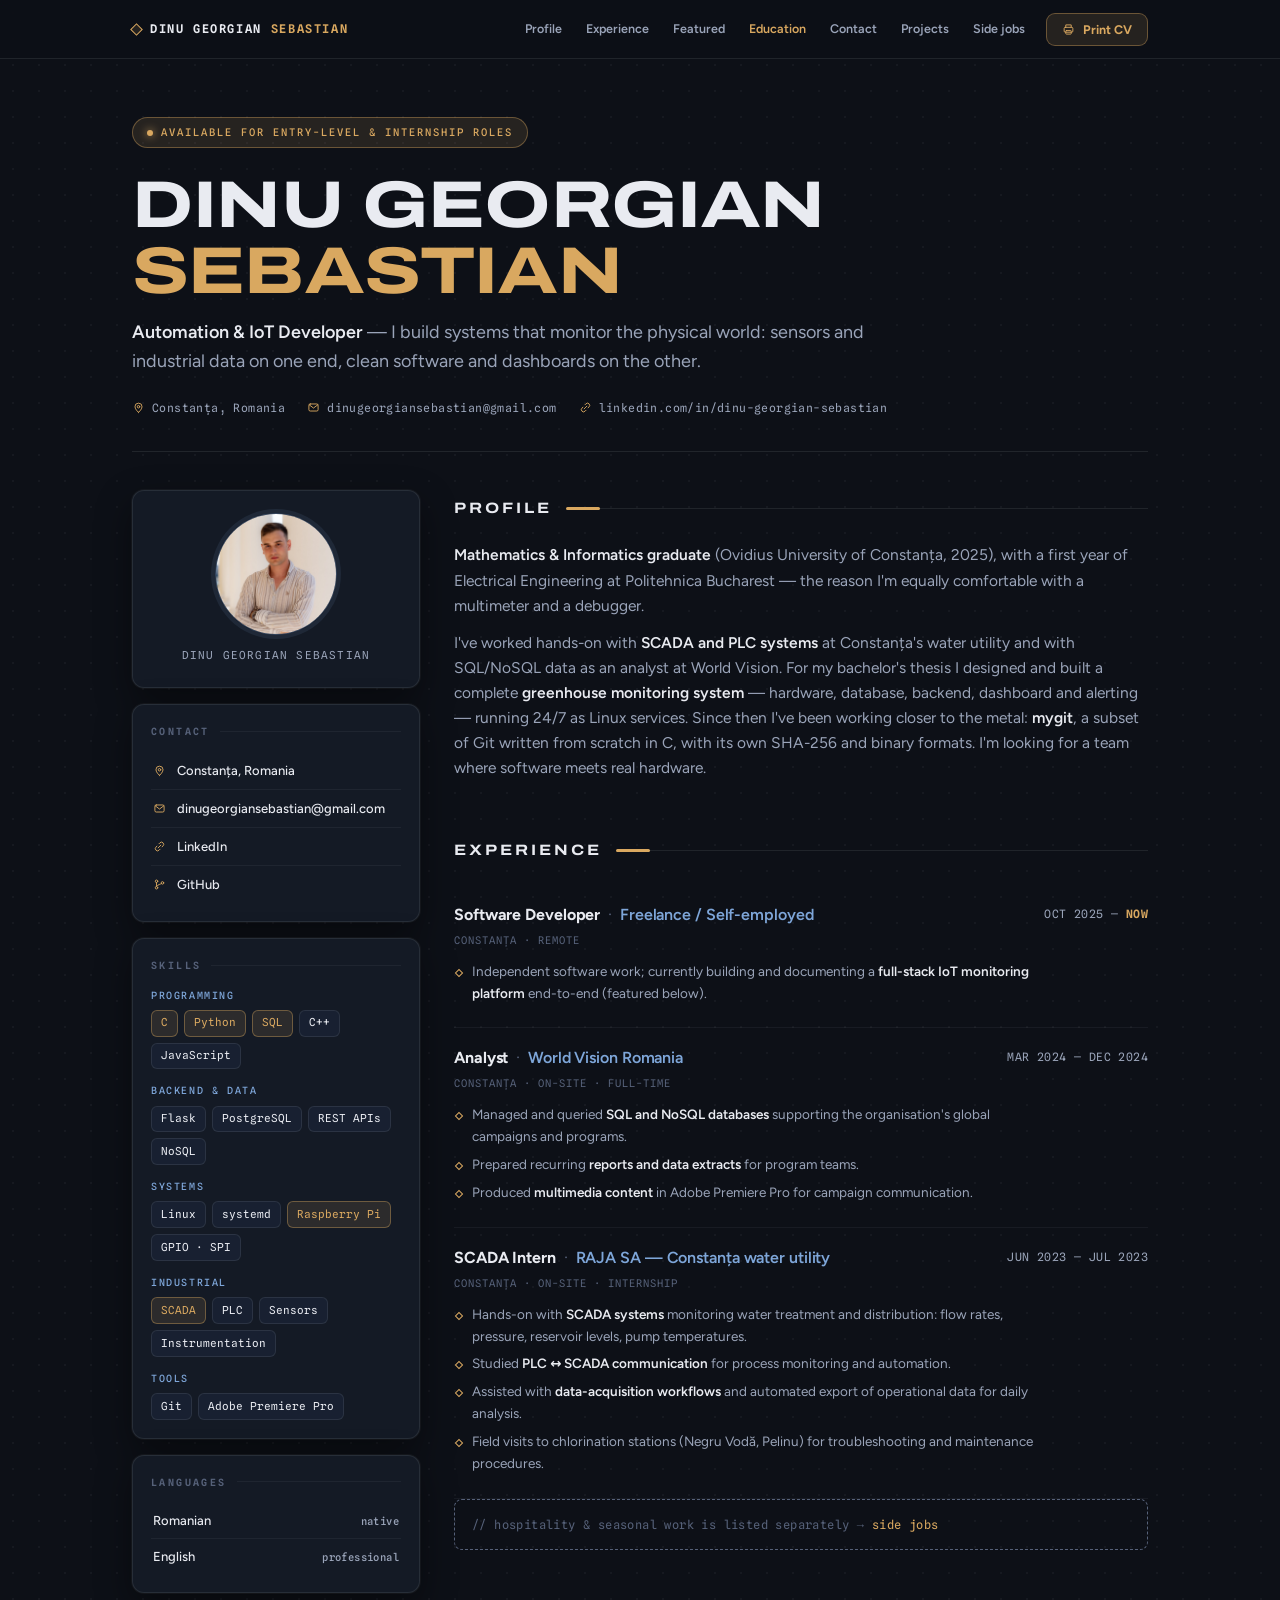
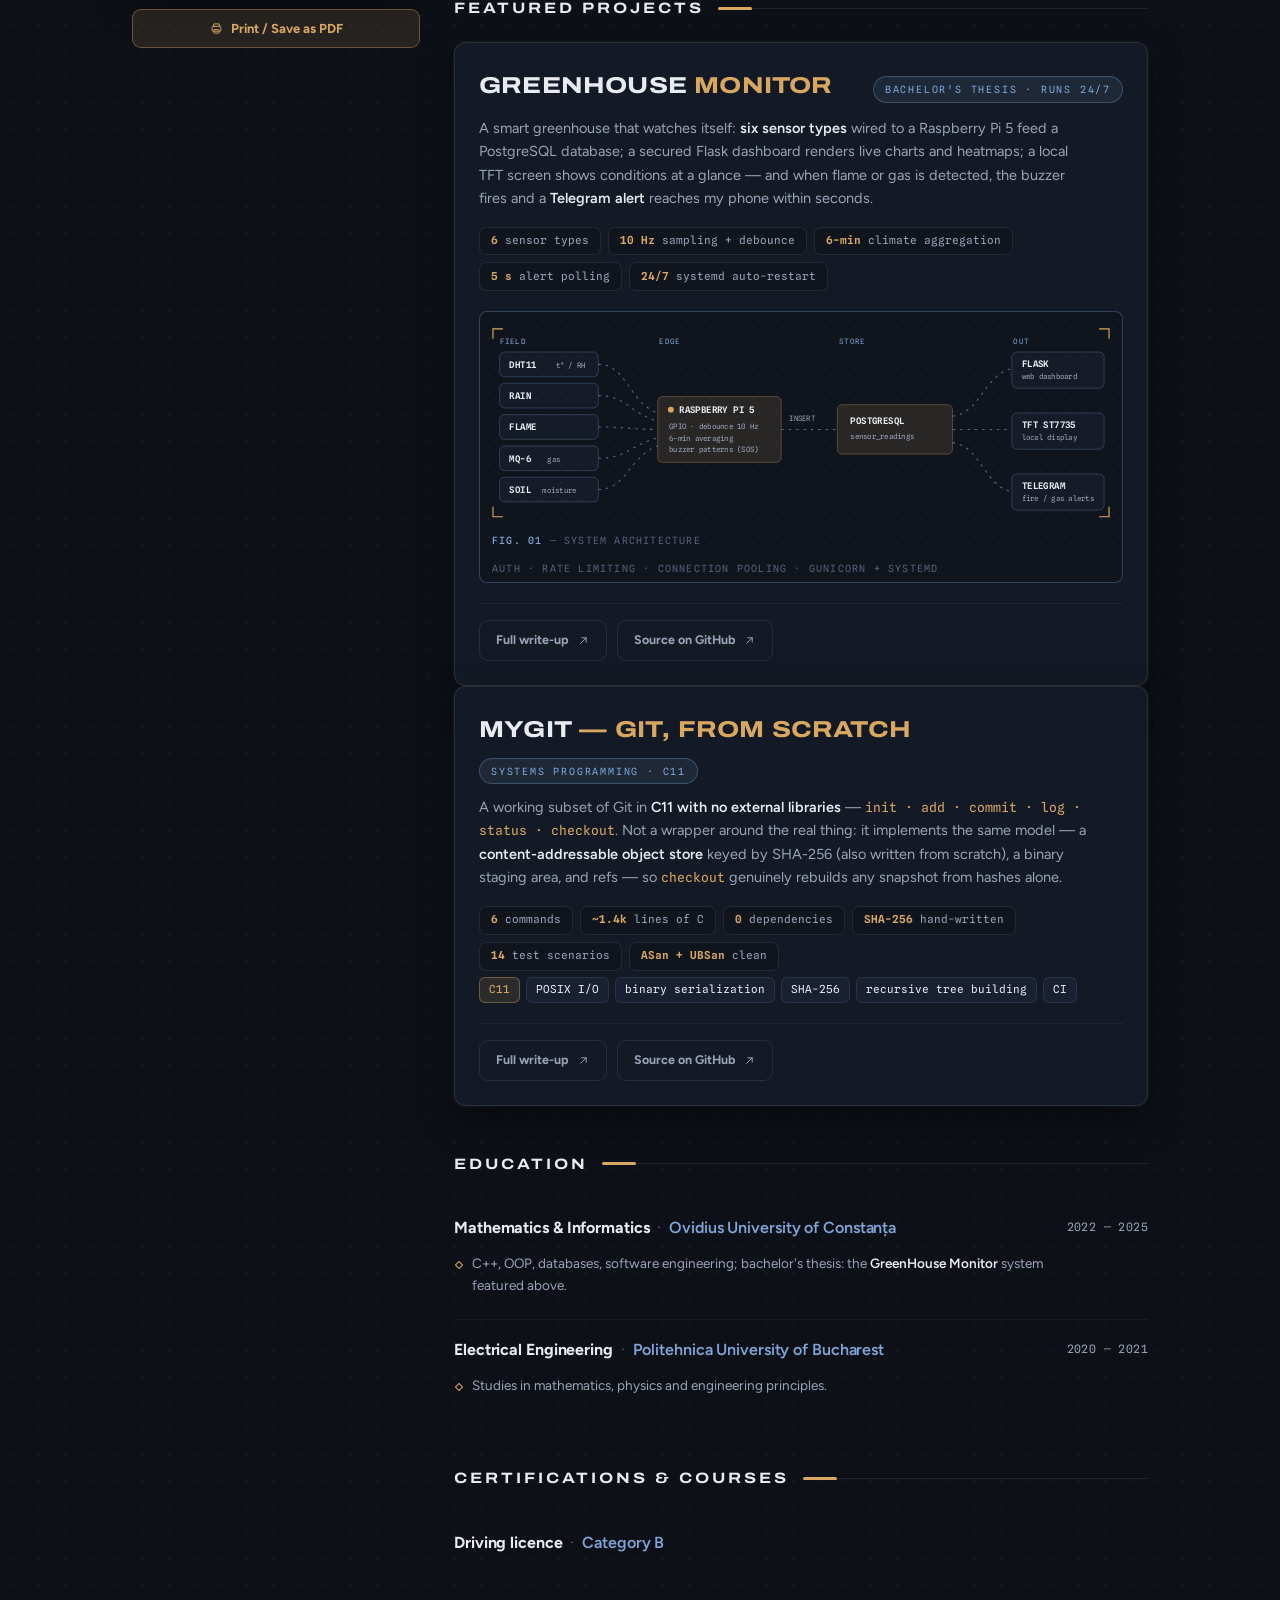
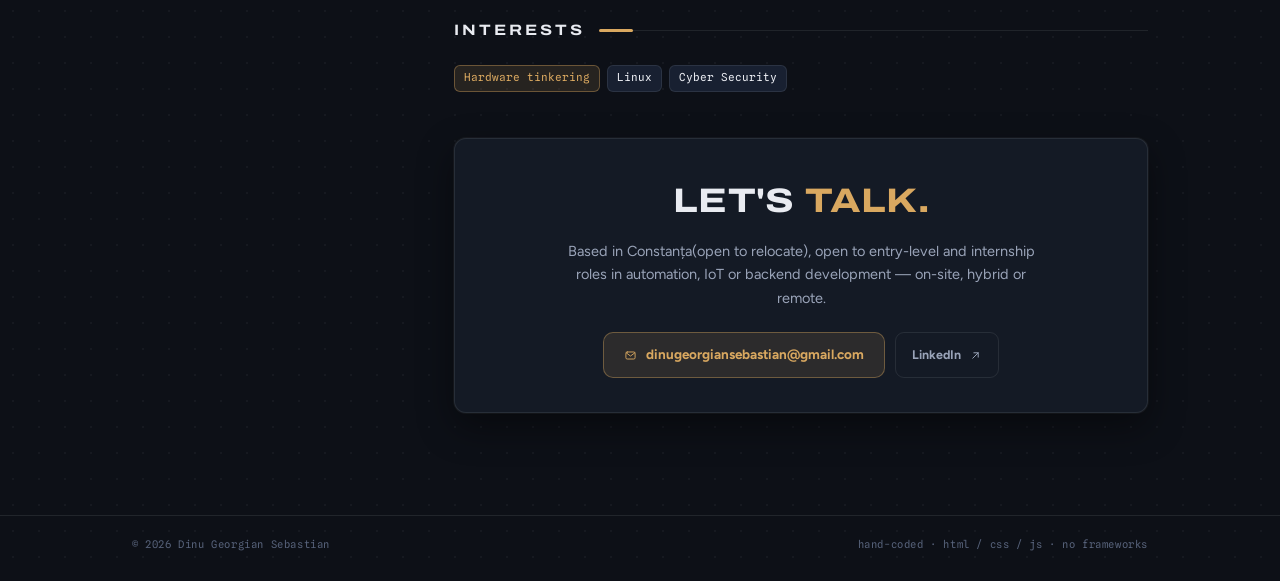
<file: index.html>
<!DOCTYPE html>
<html lang="en">
<head>
<meta charset="UTF-8">
<meta name="viewport" content="width=device-width, initial-scale=1">
<meta name="color-scheme" content="dark">
<title>Dinu Georgian Sebastian — Automation &amp; IoT Developer · CV</title>
<meta name="description" content="CV of Dinu Georgian Sebastian — automation & IoT developer from Constanța, Romania. SCADA, sensors, Python, SQL and C. A greenhouse monitoring system running 24/7 on a Raspberry Pi 5, and a minimal Git implemented from scratch in C.">
<meta property="og:title" content="Dinu Georgian Sebastian — Automation & IoT Developer">
<meta property="og:description" content="SCADA · IoT · Python · SQL · C. A smart greenhouse running 24/7 on a Raspberry Pi 5, and a minimal Git written from scratch in C.">
<meta property="og:type" content="website">

<link rel="icon" type="image/svg+xml" href="assets/favicon.svg">
<link rel="preconnect" href="https://fonts.googleapis.com">
<link rel="preconnect" href="https://fonts.gstatic.com" crossorigin>
<link href="https://fonts.googleapis.com/css2?family=Archivo:wdth,wght@100..125,500..800&family=Figtree:wght@400;500;600;700&family=Spline+Sans+Mono:wght@400;500;600&display=swap" rel="stylesheet">
<link rel="stylesheet" href="css/style.css">
</head>
<body>

<!-- ── SVG icon sprite ── -->
<svg width="0" height="0" style="position:absolute" aria-hidden="true">
  <defs>
    <symbol id="i-pin" viewBox="0 0 24 24" fill="none" stroke="currentColor" stroke-width="1.7" stroke-linecap="round" stroke-linejoin="round">
      <path d="M12 21s-6.5-5.4-6.5-10.3A6.5 6.5 0 0 1 12 4a6.5 6.5 0 0 1 6.5 6.7C18.5 15.6 12 21 12 21z"/><circle cx="12" cy="10.6" r="2.3"/>
    </symbol>
    <symbol id="i-mail" viewBox="0 0 24 24" fill="none" stroke="currentColor" stroke-width="1.7" stroke-linecap="round" stroke-linejoin="round">
      <rect x="3.5" y="5.5" width="17" height="13" rx="2.5"/><path d="M4 7l8 6 8-6"/>
    </symbol>
    <symbol id="i-phone" viewBox="0 0 24 24" fill="none" stroke="currentColor" stroke-width="1.7" stroke-linecap="round" stroke-linejoin="round">
      <path d="M6 3.5h3l1.5 4-2 1.5a12 12 0 0 0 6.5 6.5l1.5-2 4 1.5v3a2 2 0 0 1-2.2 2A16.5 16.5 0 0 1 4 5.7 2 2 0 0 1 6 3.5z"/>
    </symbol>
    <symbol id="i-link" viewBox="0 0 24 24" fill="none" stroke="currentColor" stroke-width="1.7" stroke-linecap="round" stroke-linejoin="round">
      <path d="M9.5 14.5l5-5"/><path d="M11 7l1.8-1.8a4 4 0 0 1 5.7 5.7L16.7 12.7"/><path d="M13 17l-1.8 1.8a4 4 0 0 1-5.7-5.7L7.3 11.3"/>
    </symbol>
    <symbol id="i-git" viewBox="0 0 24 24" fill="none" stroke="currentColor" stroke-width="1.7" stroke-linecap="round" stroke-linejoin="round">
      <circle cx="6.5" cy="6" r="2.3"/><circle cx="6.5" cy="18" r="2.3"/><circle cx="17.5" cy="9" r="2.3"/>
      <path d="M6.5 8.3v7.4"/><path d="M15.4 10.4c-2.4 1.6-6 1.4-7.6 4"/>
    </symbol>
    <symbol id="i-globe" viewBox="0 0 24 24" fill="none" stroke="currentColor" stroke-width="1.7" stroke-linecap="round" stroke-linejoin="round">
      <circle cx="12" cy="12" r="8.5"/><path d="M3.5 12h17"/><path d="M12 3.5c2.6 2.4 3.9 5.3 3.9 8.5s-1.3 6.1-3.9 8.5c-2.6-2.4-3.9-5.3-3.9-8.5s1.3-6.1 3.9-8.5z"/>
    </symbol>
    <symbol id="i-print" viewBox="0 0 24 24" fill="none" stroke="currentColor" stroke-width="1.7" stroke-linecap="round" stroke-linejoin="round">
      <path d="M7 8V3.5h10V8"/><rect x="4" y="8" width="16" height="9" rx="2"/><rect x="7" y="14" width="10" height="6.5" rx="1"/>
    </symbol>
    <symbol id="i-arrow" viewBox="0 0 24 24" fill="none" stroke="currentColor" stroke-width="1.8" stroke-linecap="round" stroke-linejoin="round">
      <path d="M7 17L17 7"/><path d="M9 7h8v8"/>
    </symbol>
  </defs>
</svg>

<!-- ── Topbar ── -->
<header class="topbar">
  <div class="topbar-inner">
    <a class="brand" href="#top" aria-label="Back to top">
      <span class="brand-tick" aria-hidden="true"></span>
      DINU GEORGIAN <em>SEBASTIAN</em>
    </a>
    <nav class="nav" aria-label="Sections">
      <a href="#profile">Profile</a>
      <a href="#experience">Experience</a>
      <a href="#project">Featured</a>
      <a href="#education">Education</a>
      <a href="#contact">Contact</a>
      <a href="projects.html">Projects</a>
      <a href="side-jobs.html">Side jobs</a>
      <button class="btn-print" data-print title="Print this page or save it as a PDF CV">
        <svg class="icon icon-sm"><use href="#i-print"/></svg> Print CV
      </button>
    </nav>
  </div>
</header>

<div class="wrap" id="top">

  <!-- ── Masthead ── -->
  <section class="masthead">
    <div class="avail"><span class="avail-dot"></span> available for entry-level &amp; internship roles</div>
    <h1>Dinu Georgian<br><span>Sebastian</span></h1>
    <p class="role">
      <strong>Automation &amp; IoT Developer</strong> — I build systems that monitor the
      physical world: sensors and industrial data on one end, clean software and dashboards
      on the other.
    </p>
    <div class="mast-meta">
      <span><svg class="icon icon-sm"><use href="#i-pin"/></svg> Constanța, Romania</span>
      <span><svg class="icon icon-sm"><use href="#i-mail"/></svg> dinugeorgiansebastian@gmail.com</span>
      <span><svg class="icon icon-sm"><use href="#i-link"/></svg> linkedin.com/in/dinu-georgian-sebastian</span>
    </div>
  </section>

  <!-- ── CV grid ── -->
  <div class="cv-grid">

    <!-- ── Rail ── -->
    <aside class="rail">

      <div class="rail-card photo-card">
        <img class="photo" src="assets/photo.jpg" alt="Portrait of Dinu Georgian Sebastian">
        <div class="photo-name">Dinu Georgian Sebastian</div>
      </div>

      <div class="rail-card">
        <h3>Contact</h3>
        <div class="c-row"><svg class="icon icon-sm"><use href="#i-pin"/></svg><b>Constanța, Romania</b></div>
        <div class="c-row"><svg class="icon icon-sm"><use href="#i-mail"/></svg><a href="mailto:dinugeorgiansebastian@gmail.com">dinugeorgiansebastian@gmail.com</a></div>
        <div class="c-row"><svg class="icon icon-sm"><use href="#i-link"/></svg><a href="https://www.linkedin.com/in/dinu-georgian-sebastian-36490a208/" target="_blank" rel="noopener">LinkedIn</a></div>
        <div class="c-row"><svg class="icon icon-sm"><use href="#i-git"/></svg><a href="https://github.com/SebastianGeorgian" target="_blank" rel="noopener">GitHub</a></div>
      </div>

      <div class="rail-card">
        <h3>Skills</h3>
        <div class="skill-group">
          <h4>Programming</h4>
          <div class="tags">
            <span class="tag hi">C</span><span class="tag hi">Python</span>
            <span class="tag hi">SQL</span><span class="tag">C++</span>
            <span class="tag">JavaScript</span>
          </div>
        </div>
        <div class="skill-group">
          <h4>Backend &amp; data</h4>
          <div class="tags">
            <span class="tag">Flask</span><span class="tag">PostgreSQL</span>
            <span class="tag">REST APIs</span><span class="tag">NoSQL</span>
          </div>
        </div>
        <div class="skill-group">
          <h4>Systems</h4>
          <div class="tags">
            <span class="tag">Linux</span><span class="tag">systemd</span>
            <span class="tag hi">Raspberry Pi</span><span class="tag">GPIO · SPI</span>
          </div>
        </div>
        <div class="skill-group">
          <h4>Industrial</h4>
          <div class="tags">
            <span class="tag hi">SCADA</span><span class="tag">PLC</span>
            <span class="tag">Sensors</span><span class="tag">Instrumentation</span>
          </div>
        </div>
        <div class="skill-group">
          <h4>Tools</h4>
          <div class="tags">
            <span class="tag">Git</span><span class="tag">Adobe Premiere Pro</span>
          </div>
        </div>
      </div>

      <div class="rail-card">
        <h3>Languages</h3>
        <div class="lang-row">Romanian <span>native</span></div>
        <div class="lang-row">English <span>professional</span></div>
      </div>

      <button class="btn-print" data-print>
        <svg class="icon icon-sm"><use href="#i-print"/></svg> Print / Save as PDF
      </button>
    </aside>

    <main class="main">

      <!-- Profile -->
      <section id="profile" class="cv-section reveal">
        <div class="sec-head"><h2>Profile</h2><div class="rule"></div></div>
        <div class="profile">
          <p>
            <strong>Mathematics &amp; Informatics graduate</strong> (Ovidius University of
            Constanța, 2025), with a first year of Electrical Engineering at Politehnica
            Bucharest — the reason I'm equally comfortable with a multimeter and a debugger.
          </p>
          <p>
            I've worked hands-on with <strong>SCADA and PLC systems</strong> at Constanța's water
            utility and with SQL/NoSQL data as an analyst at World Vision. For my bachelor's
            thesis I designed and built a complete <strong>greenhouse monitoring system</strong> —
            hardware, database, backend, dashboard and alerting — running 24/7 as Linux
            services. Since then I've been working closer to the metal: <strong>mygit</strong>,
            a subset of Git written from scratch in C, with its own SHA-256 and binary
            formats. I'm looking for a team where software meets real hardware.
          </p>
        </div>
      </section>

      <!-- Experience -->
      <section id="experience" class="cv-section reveal">
        <div class="sec-head"><h2>Experience</h2><div class="rule"></div></div>

        <article class="entry">
          <h3>Software Developer <span class="at">·</span> <span class="org">Freelance / Self-employed</span></h3>
          <div class="when">OCT 2025 — <span class="now">NOW</span></div>
          <div class="meta">Constanța · remote</div>
          <ul>
            <li>Independent software work; currently building and documenting a <strong>full-stack IoT monitoring platform</strong> end-to-end (featured below).</li>
            <!-- TODO: add 1–2 bullets about concrete freelance work: what you delivered, for whom, with what stack -->
          </ul>
        </article>

        <article class="entry">
          <h3>Analyst <span class="at">·</span> <span class="org">World Vision Romania</span></h3>
          <div class="when">MAR 2024 — DEC 2024</div>
          <div class="meta">Constanța · on-site · full-time</div>
          <ul>
            <li>Managed and queried <strong>SQL and NoSQL databases</strong> supporting the organisation's global campaigns and programs.</li>
            <li>Prepared recurring <strong>reports and data extracts</strong> for program teams.</li>
            <li>Produced <strong>multimedia content</strong> in Adobe Premiere Pro for campaign communication.</li>
          </ul>
        </article>

        <article class="entry">
          <h3>SCADA Intern <span class="at">·</span> <span class="org">RAJA SA — Constanța water utility</span></h3>
          <div class="when">JUN 2023 — JUL 2023</div>
          <div class="meta">Constanța · on-site · internship</div>
          <ul>
            <li>Hands-on with <strong>SCADA systems</strong> monitoring water treatment and distribution: flow rates, pressure, reservoir levels, pump temperatures.</li>
            <li>Studied <strong>PLC ↔ SCADA communication</strong> for process monitoring and automation.</li>
            <li>Assisted with <strong>data-acquisition workflows</strong> and automated export of operational data for daily analysis.</li>
            <li>Field visits to chlorination stations (Negru Vodă, Pelinu) for troubleshooting and maintenance procedures.</li>
          </ul>
        </article>

        <div class="slot-row">// hospitality &amp; seasonal work is listed separately → <a href="side-jobs.html">side jobs</a></div>
      </section>

      <!-- Featured projects -->
      <section id="project" class="cv-section reveal">
        <div class="sec-head"><h2>Featured projects</h2><div class="rule"></div></div>

        <div class="project-panel">
          <div class="project-head">
            <h3>Greenhouse <span>Monitor</span></h3>
            <span class="project-kicker">bachelor's thesis · runs 24/7</span>
          </div>

          <p class="desc">
            A smart greenhouse that watches itself: <strong>six sensor types</strong> wired to a
            Raspberry Pi 5 feed a PostgreSQL database; a secured Flask dashboard renders live
            charts and heatmaps; a local TFT screen shows conditions at a glance — and when
            flame or gas is detected, the buzzer fires and a <strong>Telegram alert</strong>
            reaches my phone within seconds.
          </p>

          <div class="stats">
            <span class="stat"><b>6</b> sensor types</span>
            <span class="stat"><b>10 Hz</b> sampling + debounce</span>
            <span class="stat"><b>6-min</b> climate aggregation</span>
            <span class="stat"><b>5 s</b> alert polling</span>
            <span class="stat"><b>24/7</b> systemd auto-restart</span>
          </div>

          <figure class="figure" role="img" aria-label="System architecture: five field sensors feed a Raspberry Pi 5, which writes to PostgreSQL; the database serves a Flask web dashboard, a TFT display and a Telegram alert engine.">
            <svg class="diagram" viewBox="0 0 760 240" xmlns="http://www.w3.org/2000/svg">
              <!-- drafting corner ticks -->
              <path class="tick" d="M6 18 V6 H18"/>
              <path class="tick" d="M742 6 H754 V18"/>
              <path class="tick" d="M6 222 V234 H18"/>
              <path class="tick" d="M742 234 H754 V222"/>

              <!-- field sensors -->
              <text x="14" y="24" class="t-tag">FIELD</text>
              <rect x="14" y="34"  width="120" height="30" class="node"/><text x="26" y="53" class="t-title">DHT11</text><text x="82" y="53" class="t-sub">t° / RH</text>
              <rect x="14" y="72"  width="120" height="30" class="node"/><text x="26" y="91" class="t-title">RAIN</text>
              <rect x="14" y="110" width="120" height="30" class="node"/><text x="26" y="129" class="t-title">FLAME</text>
              <rect x="14" y="148" width="120" height="30" class="node"/><text x="26" y="167" class="t-title">MQ-6</text><text x="72" y="167" class="t-sub">gas</text>
              <rect x="14" y="186" width="120" height="30" class="node"/><text x="26" y="205" class="t-title">SOIL</text><text x="66" y="205" class="t-sub">moisture</text>

              <!-- wires to Pi -->
              <path class="flow" d="M134 49  C 168 49,  172 96, 206 108"/>
              <path class="flow" d="M134 87  C 168 87,  172 108, 206 118"/>
              <path class="flow" d="M134 125 C 168 125, 172 128, 206 128"/>
              <path class="flow" d="M134 163 C 168 163, 172 148, 206 138"/>
              <path class="flow" d="M134 201 C 168 201, 172 160, 206 148"/>

              <!-- Raspberry Pi -->
              <text x="208" y="24" class="t-tag">EDGE</text>
              <rect x="206" y="88" width="150" height="80" class="node node-hi"/>
              <circle cx="222" cy="104" r="3.5" class="pin"/>
              <text x="232" y="108" class="t-title">RASPBERRY PI 5</text>
              <text x="220" y="128" class="t-sub">GPIO · debounce 10 Hz</text>
              <text x="220" y="142" class="t-sub">6-min averaging</text>
              <text x="220" y="156" class="t-sub">buzzer patterns (SOS)</text>

              <!-- Pi -> DB -->
              <path class="flow" d="M356 128 C 388 128, 392 128, 424 128"/>
              <text x="366" y="118" class="t-sub">INSERT</text>

              <!-- PostgreSQL -->
              <text x="426" y="24" class="t-tag">STORE</text>
              <rect x="424" y="98" width="140" height="60" class="node node-hi"/>
              <text x="440" y="122" class="t-title">POSTGRESQL</text>
              <text x="440" y="140" class="t-sub">sensor_readings</text>

              <!-- DB -> outputs -->
              <path class="flow" d="M564 112 C 598 108, 602 62,  636 54"/>
              <path class="flow" d="M564 128 C 598 128, 602 128, 636 128"/>
              <path class="flow" d="M564 144 C 598 148, 602 196, 636 204"/>

              <!-- outputs -->
              <text x="638" y="24" class="t-tag">OUT</text>
              <rect x="636" y="34" width="112" height="44" class="node"/>
              <text x="648" y="52" class="t-title">FLASK</text>
              <text x="648" y="67" class="t-sub">web dashboard</text>

              <rect x="636" y="108" width="112" height="44" class="node"/>
              <text x="648" y="126" class="t-title">TFT ST7735</text>
              <text x="648" y="141" class="t-sub">local display</text>

              <rect x="636" y="182" width="112" height="44" class="node"/>
              <text x="648" y="200" class="t-title">TELEGRAM</text>
              <text x="648" y="215" class="t-sub">fire / gas alerts</text>
            </svg>
            <figcaption class="figcaption">
              <span><b>FIG. 01</b> — system architecture</span>
              <span>auth · rate limiting · connection pooling · gunicorn + systemd</span>
            </figcaption>
          </figure>

          <div class="project-foot">
            <a class="btn-ghost" href="projects.html#greenhouse">Full write-up <svg class="icon icon-sm"><use href="#i-arrow"/></svg></a>
            <!-- TODO: replace # with your real GitHub repo URL once the project is pushed -->
            <a class="btn-ghost" href="https://github.com/SebastianGeorgian" target="_blank" rel="noopener" title="Repo link coming — points to the profile for now">Source on GitHub <svg class="icon icon-sm"><use href="#i-arrow"/></svg></a>
          </div>
        </div>

        <!-- Second project: mygit -->
        <div class="project-panel">
          <div class="project-head">
            <h3>mygit <span>— Git, from scratch</span></h3>
            <span class="project-kicker">systems programming · C11</span>
          </div>

          <p class="desc">
            A working subset of Git in <strong>C11 with no external libraries</strong> —
            <code style="font-family:var(--font-mono);font-size:13px;color:var(--brass);">init · add · commit · log · status · checkout</code>.
            Not a wrapper around the real thing: it implements the same model — a
            <strong>content-addressable object store</strong> keyed by SHA-256 (also written
            from scratch), a binary staging area, and refs — so <code style="font-family:var(--font-mono);font-size:13px;color:var(--brass);">checkout</code>
            genuinely rebuilds any snapshot from hashes alone.
          </p>

          <div class="stats">
            <span class="stat"><b>6</b> commands</span>
            <span class="stat"><b>~1.4k</b> lines of C</span>
            <span class="stat"><b>0</b> dependencies</span>
            <span class="stat"><b>SHA-256</b> hand-written</span>
            <span class="stat"><b>14</b> test scenarios</span>
            <span class="stat"><b>ASan + UBSan</b> clean</span>
          </div>

          <div class="tags" style="margin-top:6px;">
            <span class="tag hi">C11</span><span class="tag">POSIX I/O</span>
            <span class="tag">binary serialization</span><span class="tag">SHA-256</span>
            <span class="tag">recursive tree building</span><span class="tag">CI</span>
          </div>

          <div class="project-foot">
            <a class="btn-ghost" href="projects.html#mygit">Full write-up <svg class="icon icon-sm"><use href="#i-arrow"/></svg></a>
            <a class="btn-ghost" href="https://github.com/SebastianGeorgian" target="_blank" rel="noopener" title="Repo link coming — points to the profile for now">Source on GitHub <svg class="icon icon-sm"><use href="#i-arrow"/></svg></a>
          </div>
        </div>
      </section>

      <!-- Education -->
      <section id="education" class="cv-section reveal">
        <div class="sec-head"><h2>Education</h2><div class="rule"></div></div>

        <article class="entry">
          <h3>Mathematics &amp; Informatics <span class="at">·</span> <span class="org">Ovidius University of Constanța</span></h3>
          <div class="when">2022 — 2025</div>
          <ul>
            <li>C++, OOP, databases, software engineering; bachelor's thesis: the <strong>GreenHouse Monitor</strong> system featured above.</li>
          </ul>
        </article>

        <article class="entry">
          <h3>Electrical Engineering <span class="at">·</span> <span class="org">Politehnica University of Bucharest</span></h3>
          <div class="when">2020 — 2021</div>
          <ul>
            <li>Studies in mathematics, physics and engineering principles.</li>
          </ul>
        </article>
      </section>

      <!-- Extras -->
      <section id="extras" class="cv-section reveal">
        <div class="sec-head"><h2>Certifications &amp; courses</h2><div class="rule"></div></div>
        <article class="entry">
          <h3>Driving licence <span class="at">·</span> <span class="org">Category B</span></h3>
        </article>
        <!-- <div class="slot-row">// certifications next</div> -->
      
      </section>

      <section class="cv-section reveal">
        <div class="sec-head"><h2>Interests</h2><div class="rule"></div></div>
        <div class="interests">
          <span class="tag hi">Hardware tinkering</span>
          <span class="tag">Linux</span>
          <span class="tag">Cyber Security</span>
        </div>
      </section>

      <!-- Contact band -->
      <section id="contact" class="cv-section reveal">
        <div class="contact-band">
          <h2>Let's <span>talk.</span></h2>
          <p>
            Based in Constanța(open to relocate), open to entry-level and internship roles in automation, IoT
            or backend development — on-site, hybrid or remote.
          </p>
          <div class="contact-actions">
            <a class="btn-solid" href="mailto:dinugeorgiansebastian@gmail.com"><svg class="icon icon-sm"><use href="#i-mail"/></svg> dinugeorgiansebastian@gmail.com</a>
            <a class="btn-ghost" href="https://www.linkedin.com/in/dinu-georgian-sebastian-36490a208/" target="_blank" rel="noopener">LinkedIn <svg class="icon icon-sm"><use href="#i-arrow"/></svg></a>
          </div>
        </div>
      </section>

    </main>
  </div>
</div>

<footer>
  <div class="foot-inner">
    <span>© <span id="year">2026</span> Dinu Georgian Sebastian</span>
    <span>hand-coded · html / css / js · no frameworks</span>
  </div>
</footer>

<script src="js/main.js"></script>
</body>
</html>
</file>
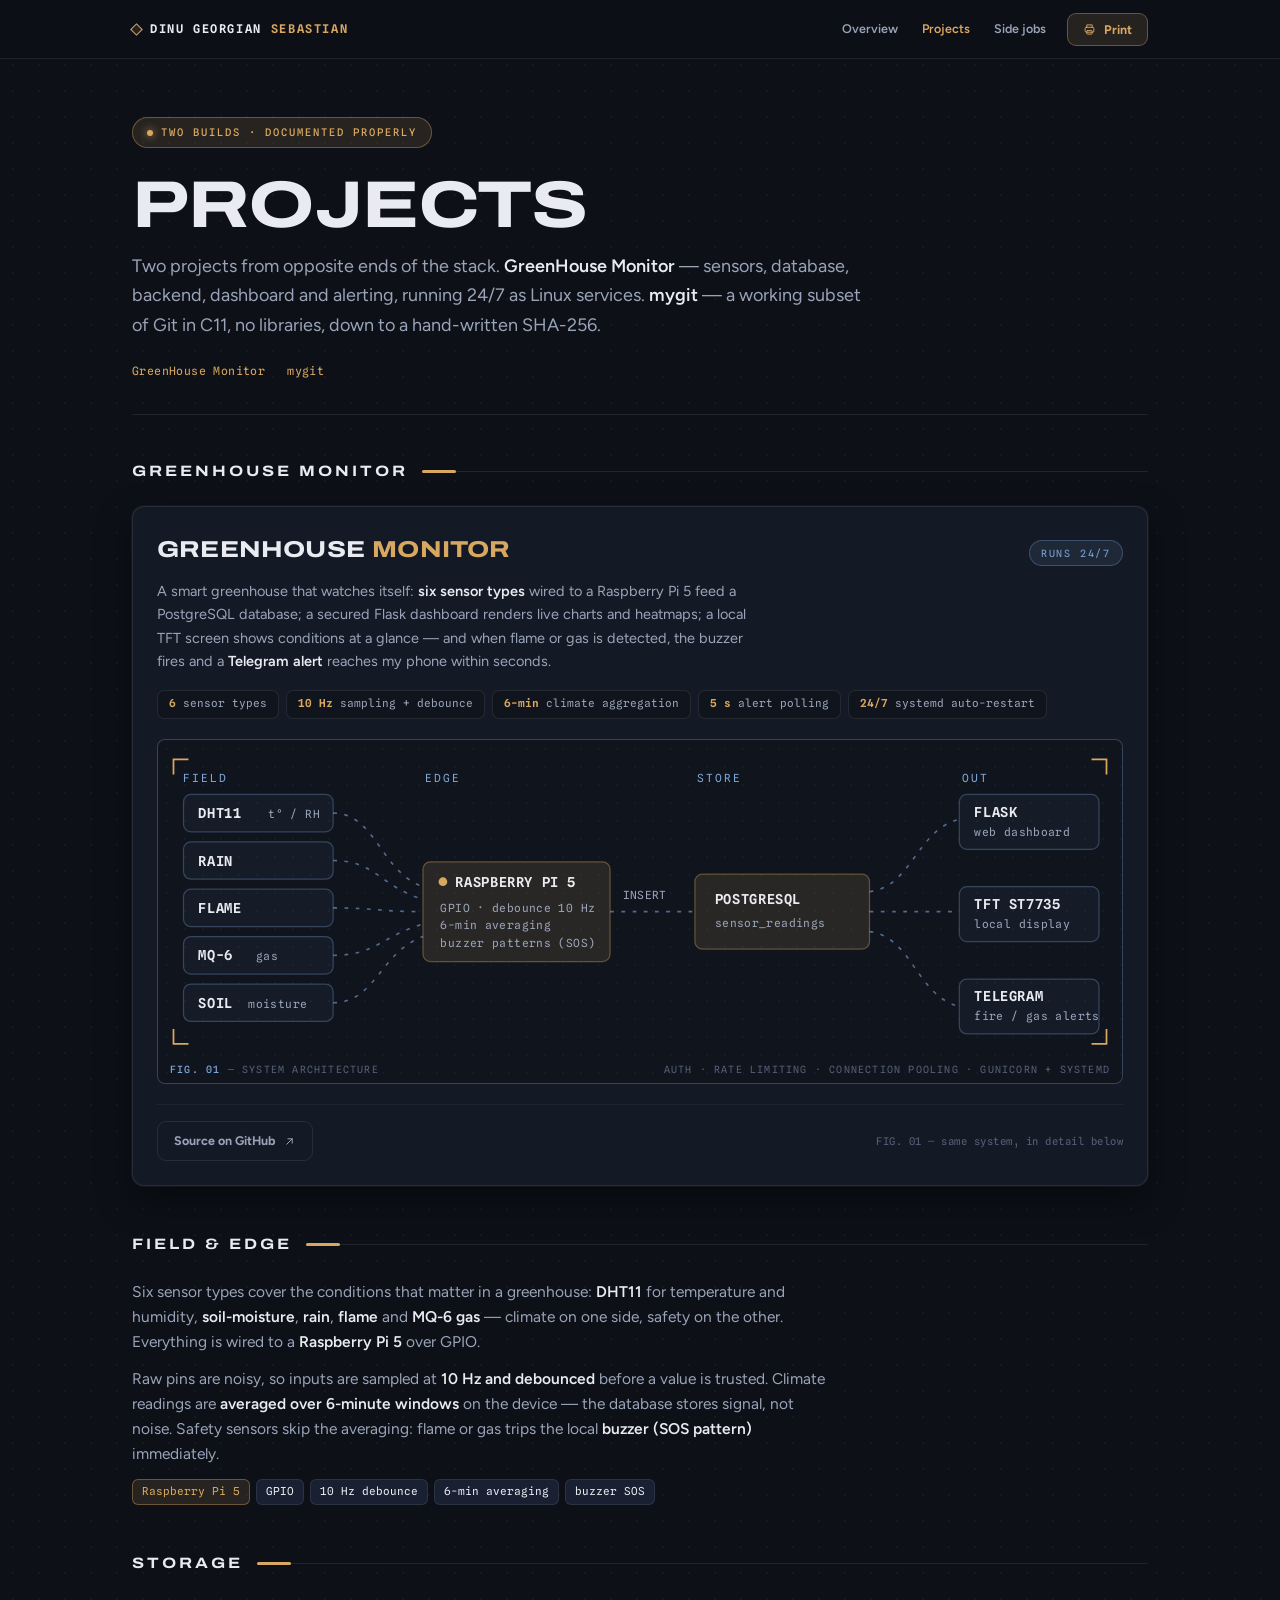
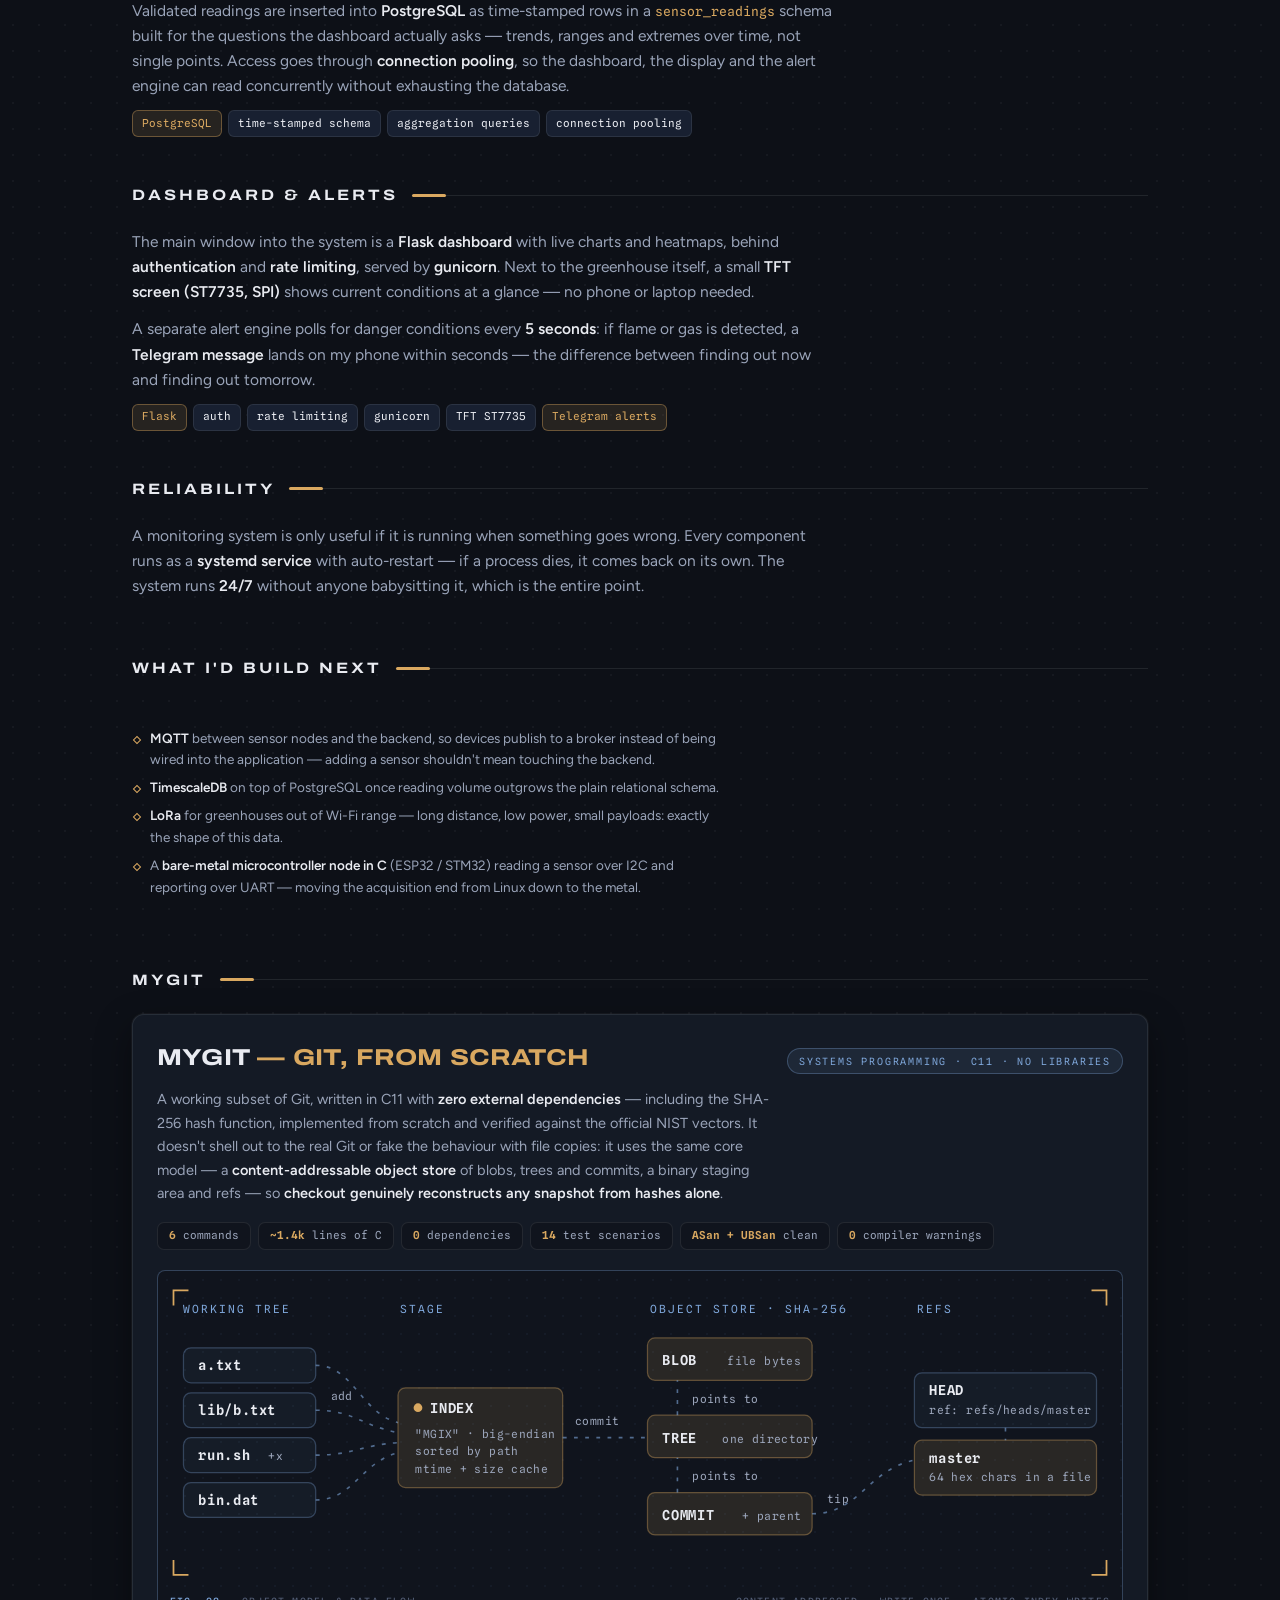
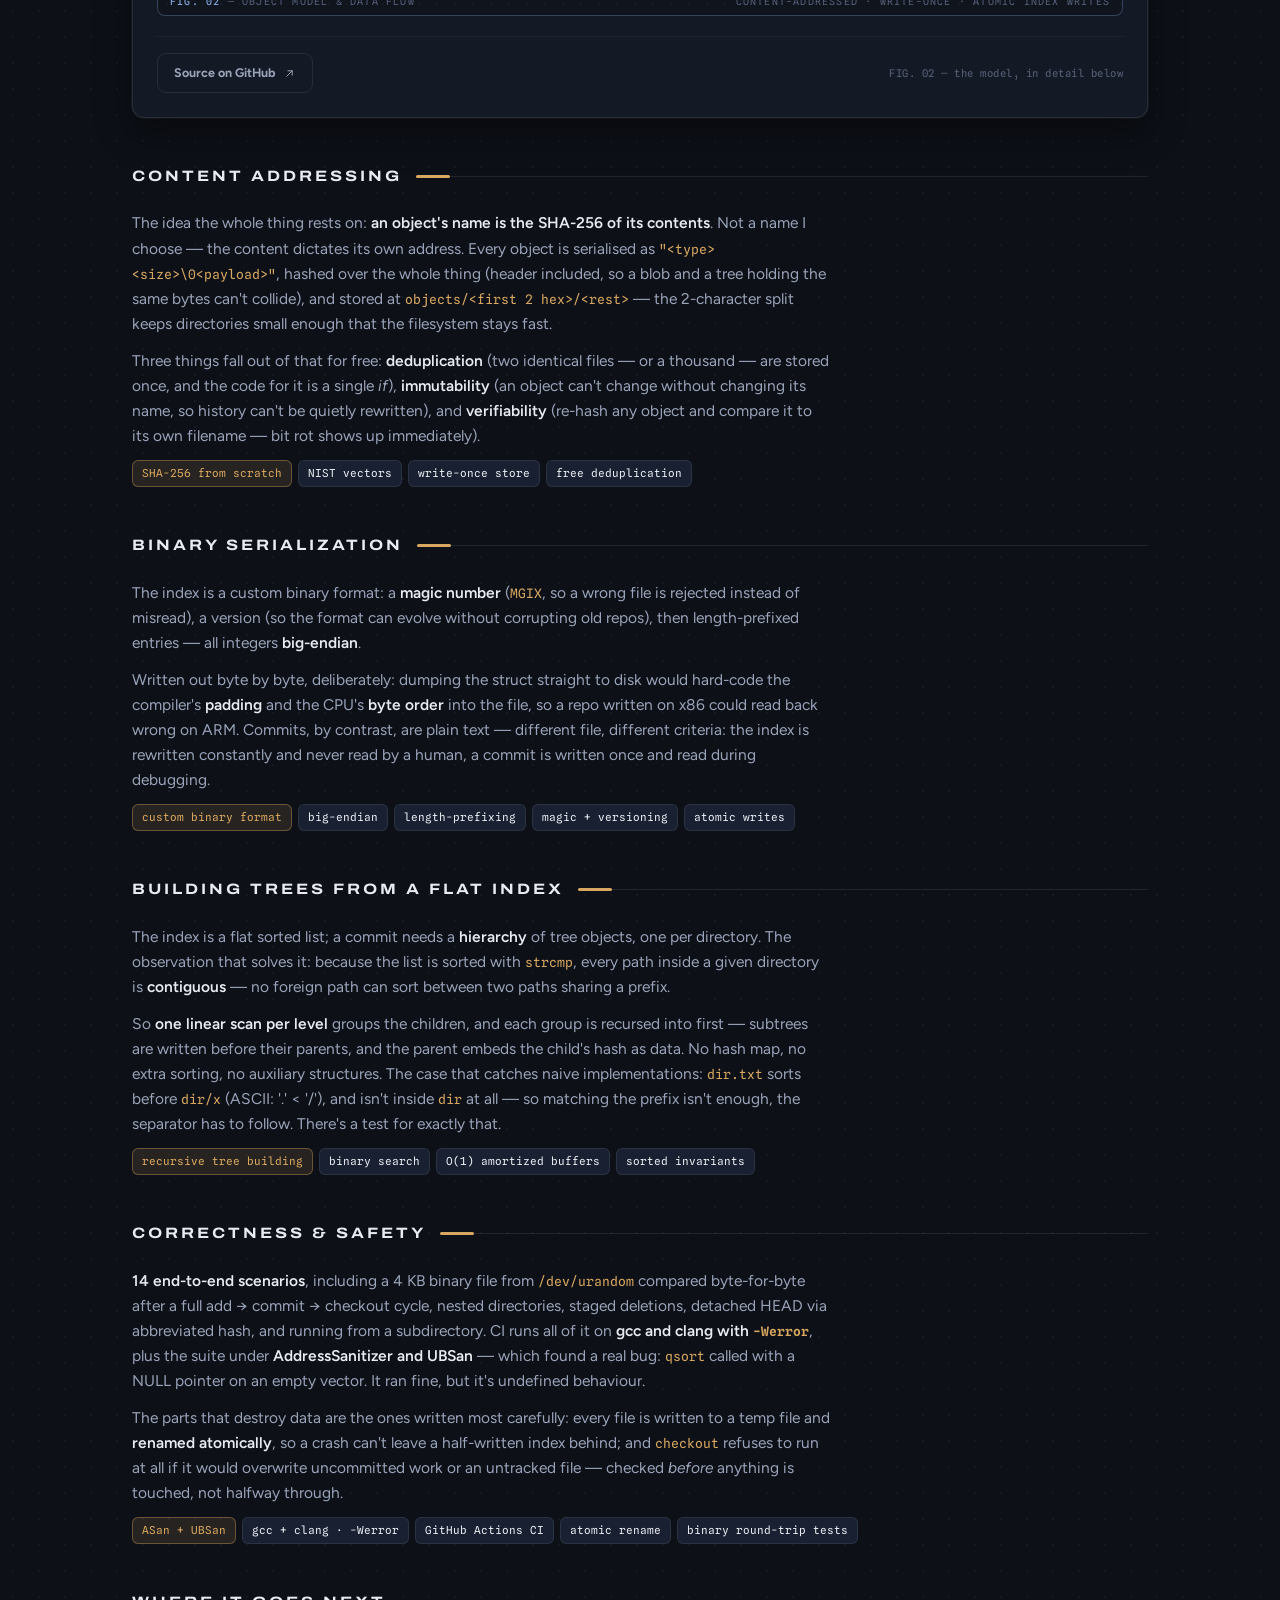
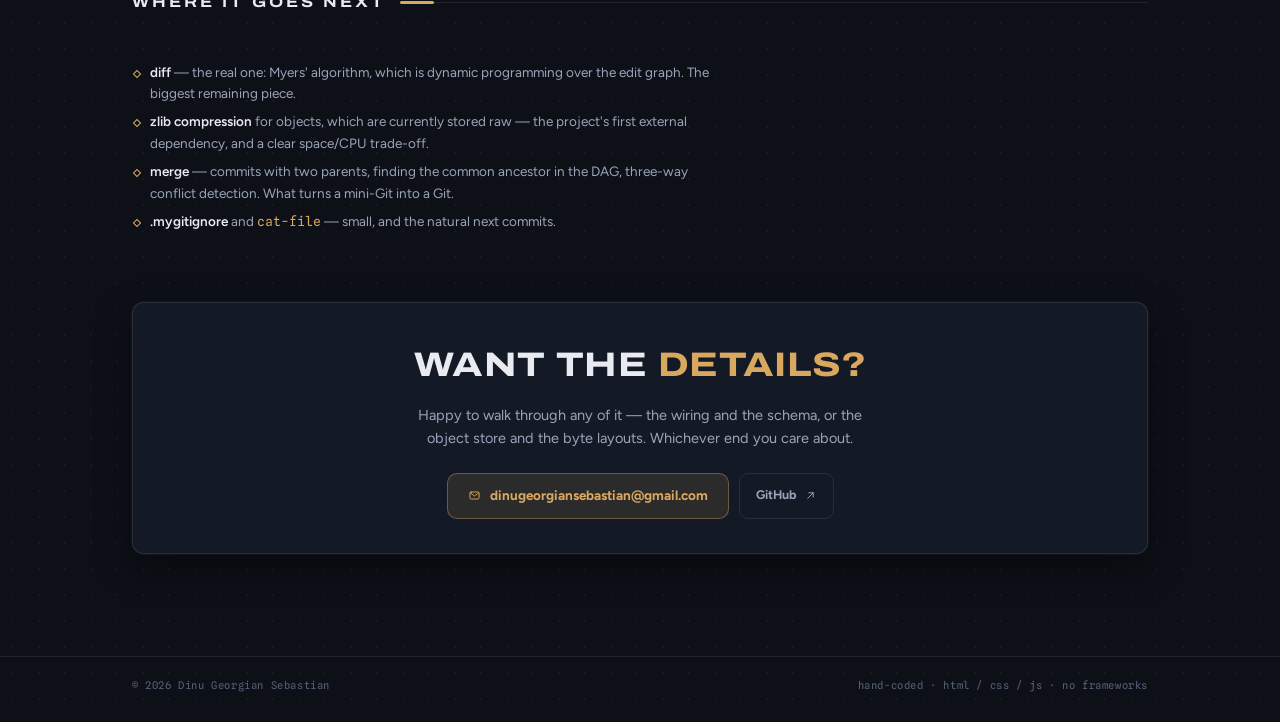
<file: projects.html>
<!DOCTYPE html>
<html lang="en">
<head>
<meta charset="UTF-8">
<meta name="viewport" content="width=device-width, initial-scale=1">
<meta name="color-scheme" content="dark">
<title>Projects — Dinu Georgian Sebastian</title>
<meta name="description" content="Projects by Dinu Georgian Sebastian — GreenHouse Monitor: six sensor types on a Raspberry Pi 5 with PostgreSQL, a Flask dashboard and Telegram alerts, running 24/7. mygit: a working subset of Git written from scratch in C11, with its own SHA-256.">
<meta property="og:title" content="Projects — Dinu Georgian Sebastian">
<meta property="og:description" content="GreenHouse Monitor: sensors → Raspberry Pi 5 → PostgreSQL → Flask dashboard, TFT, Telegram alerts. mygit: a minimal Git in C11, no dependencies.">
<meta property="og:type" content="website">

<link rel="icon" type="image/svg+xml" href="assets/favicon.svg">
<link rel="preconnect" href="https://fonts.googleapis.com">
<link rel="preconnect" href="https://fonts.gstatic.com" crossorigin>
<link href="https://fonts.googleapis.com/css2?family=Archivo:wdth,wght@100..125,500..800&family=Figtree:wght@400;500;600;700&family=Spline+Sans+Mono:wght@400;500;600&display=swap" rel="stylesheet">
<link rel="stylesheet" href="css/style.css">
</head>
<body>

<!-- ── SVG icon sprite ── -->
<svg width="0" height="0" style="position:absolute" aria-hidden="true">
  <defs>
    <symbol id="i-mail" viewBox="0 0 24 24" fill="none" stroke="currentColor" stroke-width="1.7" stroke-linecap="round" stroke-linejoin="round">
      <rect x="3.5" y="5.5" width="17" height="13" rx="2.5"/><path d="M4 7l8 6 8-6"/>
    </symbol>
    <symbol id="i-git" viewBox="0 0 24 24" fill="none" stroke="currentColor" stroke-width="1.7" stroke-linecap="round" stroke-linejoin="round">
      <circle cx="6.5" cy="6" r="2.3"/><circle cx="6.5" cy="18" r="2.3"/><circle cx="17.5" cy="9" r="2.3"/>
      <path d="M6.5 8.3v7.4"/><path d="M15.4 10.4c-2.4 1.6-6 1.4-7.6 4"/>
    </symbol>
    <symbol id="i-print" viewBox="0 0 24 24" fill="none" stroke="currentColor" stroke-width="1.7" stroke-linecap="round" stroke-linejoin="round">
      <path d="M7 8V3.5h10V8"/><rect x="4" y="8" width="16" height="9" rx="2"/><rect x="7" y="14" width="10" height="6.5" rx="1"/>
    </symbol>
    <symbol id="i-arrow" viewBox="0 0 24 24" fill="none" stroke="currentColor" stroke-width="1.8" stroke-linecap="round" stroke-linejoin="round">
      <path d="M7 17L17 7"/><path d="M9 7h8v8"/>
    </symbol>
  </defs>
</svg>

<!-- ── Topbar ── -->
<header class="topbar">
  <div class="topbar-inner">
    <a class="brand" href="index.html" aria-label="Back to the overview">
      <span class="brand-tick" aria-hidden="true"></span>
      DINU GEORGIAN <em>SEBASTIAN</em>
    </a>
    <nav class="nav" aria-label="Pages">
      <a href="index.html">Overview</a>
      <a href="projects.html" class="active" aria-current="page">Projects</a>
      <a href="side-jobs.html">Side jobs</a>
      <button class="btn-print" data-print title="Print this page or save it as a PDF">
        <svg class="icon icon-sm"><use href="#i-print"/></svg> Print
      </button>
    </nav>
  </div>
</header>

<div class="wrap" id="top">

  <!-- ── Masthead ── -->
  <section class="masthead">
    <div class="avail"><span class="avail-dot"></span> two builds · documented properly</div>
    <h1>Projects</h1>
    <p class="role">
      Two projects from opposite ends of the stack. <strong>GreenHouse Monitor</strong> —
      sensors, database, backend, dashboard and alerting, running 24/7 as Linux services.
      <strong>mygit</strong> — a working subset of Git in C11, no libraries, down to a
      hand-written SHA-256.
    </p>
    <div class="mast-meta">
      <span><a href="#greenhouse">GreenHouse Monitor</a></span>
      <span><a href="#mygit">mygit</a></span>
    </div>
  </section>

  <div class="cv-grid" style="grid-template-columns: 1fr;">
    <main class="main">

      <!-- ── The panel ── -->
      <section class="cv-section reveal" id="greenhouse">
        <div class="sec-head"><h2>GreenHouse Monitor</h2><div class="rule"></div></div>

        <div class="project-panel">
          <div class="project-head">
            <h3>Greenhouse <span>Monitor</span></h3>
            <span class="project-kicker">runs 24/7</span>
          </div>

          <p class="desc">
            A smart greenhouse that watches itself: <strong>six sensor types</strong> wired to a
            Raspberry Pi 5 feed a PostgreSQL database; a secured Flask dashboard renders live
            charts and heatmaps; a local TFT screen shows conditions at a glance — and when
            flame or gas is detected, the buzzer fires and a <strong>Telegram alert</strong>
            reaches my phone within seconds.
          </p>

          <div class="stats">
            <span class="stat"><b>6</b> sensor types</span>
            <span class="stat"><b>10 Hz</b> sampling + debounce</span>
            <span class="stat"><b>6-min</b> climate aggregation</span>
            <span class="stat"><b>5 s</b> alert polling</span>
            <span class="stat"><b>24/7</b> systemd auto-restart</span>
          </div>

          <figure class="figure" role="img" aria-label="System architecture: five field sensors feed a Raspberry Pi 5, which writes to PostgreSQL; the database serves a Flask web dashboard, a TFT display and a Telegram alert engine.">
            <svg class="diagram" viewBox="0 0 760 240" xmlns="http://www.w3.org/2000/svg">
              <path class="tick" d="M6 18 V6 H18"/>
              <path class="tick" d="M742 6 H754 V18"/>
              <path class="tick" d="M6 222 V234 H18"/>
              <path class="tick" d="M742 234 H754 V222"/>

              <text x="14" y="24" class="t-tag">FIELD</text>
              <rect x="14" y="34"  width="120" height="30" class="node"/><text x="26" y="53" class="t-title">DHT11</text><text x="82" y="53" class="t-sub">t° / RH</text>
              <rect x="14" y="72"  width="120" height="30" class="node"/><text x="26" y="91" class="t-title">RAIN</text>
              <rect x="14" y="110" width="120" height="30" class="node"/><text x="26" y="129" class="t-title">FLAME</text>
              <rect x="14" y="148" width="120" height="30" class="node"/><text x="26" y="167" class="t-title">MQ-6</text><text x="72" y="167" class="t-sub">gas</text>
              <rect x="14" y="186" width="120" height="30" class="node"/><text x="26" y="205" class="t-title">SOIL</text><text x="66" y="205" class="t-sub">moisture</text>

              <path class="flow" d="M134 49  C 168 49,  172 96, 206 108"/>
              <path class="flow" d="M134 87  C 168 87,  172 108, 206 118"/>
              <path class="flow" d="M134 125 C 168 125, 172 128, 206 128"/>
              <path class="flow" d="M134 163 C 168 163, 172 148, 206 138"/>
              <path class="flow" d="M134 201 C 168 201, 172 160, 206 148"/>

              <text x="208" y="24" class="t-tag">EDGE</text>
              <rect x="206" y="88" width="150" height="80" class="node node-hi"/>
              <circle cx="222" cy="104" r="3.5" class="pin"/>
              <text x="232" y="108" class="t-title">RASPBERRY PI 5</text>
              <text x="220" y="128" class="t-sub">GPIO · debounce 10 Hz</text>
              <text x="220" y="142" class="t-sub">6-min averaging</text>
              <text x="220" y="156" class="t-sub">buzzer patterns (SOS)</text>

              <path class="flow" d="M356 128 C 388 128, 392 128, 424 128"/>
              <text x="366" y="118" class="t-sub">INSERT</text>

              <text x="426" y="24" class="t-tag">STORE</text>
              <rect x="424" y="98" width="140" height="60" class="node node-hi"/>
              <text x="440" y="122" class="t-title">POSTGRESQL</text>
              <text x="440" y="140" class="t-sub">sensor_readings</text>

              <path class="flow" d="M564 112 C 598 108, 602 62,  636 54"/>
              <path class="flow" d="M564 128 C 598 128, 602 128, 636 128"/>
              <path class="flow" d="M564 144 C 598 148, 602 196, 636 204"/>

              <text x="638" y="24" class="t-tag">OUT</text>
              <rect x="636" y="34" width="112" height="44" class="node"/>
              <text x="648" y="52" class="t-title">FLASK</text>
              <text x="648" y="67" class="t-sub">web dashboard</text>

              <rect x="636" y="108" width="112" height="44" class="node"/>
              <text x="648" y="126" class="t-title">TFT ST7735</text>
              <text x="648" y="141" class="t-sub">local display</text>

              <rect x="636" y="182" width="112" height="44" class="node"/>
              <text x="648" y="200" class="t-title">TELEGRAM</text>
              <text x="648" y="215" class="t-sub">fire / gas alerts</text>
            </svg>
            <figcaption class="figcaption">
              <span><b>FIG. 01</b> — system architecture</span>
              <span>auth · rate limiting · connection pooling · gunicorn + systemd</span>
            </figcaption>
          </figure>

          <div class="project-foot">
            <a class="btn-ghost" href="https://github.com/SebastianGeorgian/GreenHouseMD" target="_blank" rel="noopener" title="Repo link coming — points to the profile for now">Source on GitHub <svg class="icon icon-sm"><use href="#i-arrow"/></svg></a>
            <span class="note">FIG. 01 — same system, in detail below</span>
          </div>
        </div>
      </section>

      <!-- ── Field & edge ── -->
      <section class="cv-section reveal">
        <div class="sec-head"><h2>Field &amp; edge</h2><div class="rule"></div></div>
        <div class="profile">
          <p>
            Six sensor types cover the conditions that matter in a greenhouse:
            <strong>DHT11</strong> for temperature and humidity, <strong>soil-moisture</strong>,
            <strong>rain</strong>, <strong>flame</strong> and <strong>MQ-6 gas</strong> — climate on
            one side, safety on the other. Everything is wired to a
            <strong>Raspberry Pi 5</strong> over GPIO.
          </p>
          <p>
            Raw pins are noisy, so inputs are sampled at <strong>10 Hz and debounced</strong>
            before a value is trusted. Climate readings are <strong>averaged over 6-minute
            windows</strong> on the device — the database stores signal, not noise. Safety
            sensors skip the averaging: flame or gas trips the local <strong>buzzer
            (SOS pattern)</strong> immediately.
          </p>
        </div>
        <div class="tags" style="margin-top:6px;">
          <span class="tag hi">Raspberry Pi 5</span><span class="tag">GPIO</span>
          <span class="tag">10 Hz debounce</span><span class="tag">6-min averaging</span>
          <span class="tag">buzzer SOS</span>
        </div>
      </section>

      <!-- ── Storage ── -->
      <section class="cv-section reveal">
        <div class="sec-head"><h2>Storage</h2><div class="rule"></div></div>
        <div class="profile">
          <p>
            Validated readings are inserted into <strong>PostgreSQL</strong> as time-stamped rows
            in a <code style="font-family:var(--font-mono);font-size:13px;color:var(--brass);">sensor_readings</code>
            schema built for the questions the dashboard actually asks — trends, ranges and
            extremes over time, not single points. Access goes through
            <strong>connection pooling</strong>, so the dashboard, the display and the alert
            engine can read concurrently without exhausting the database.
          </p>
        </div>
        <div class="tags" style="margin-top:6px;">
          <span class="tag hi">PostgreSQL</span><span class="tag">time-stamped schema</span>
          <span class="tag">aggregation queries</span><span class="tag">connection pooling</span>
        </div>
      </section>

      <!-- ── Outputs ── -->
      <section class="cv-section reveal">
        <div class="sec-head"><h2>Dashboard &amp; alerts</h2><div class="rule"></div></div>
        <div class="profile">
          <p>
            The main window into the system is a <strong>Flask dashboard</strong> with live charts
            and heatmaps, behind <strong>authentication</strong> and <strong>rate limiting</strong>,
            served by <strong>gunicorn</strong>. Next to the greenhouse itself, a small
            <strong>TFT screen (ST7735, SPI)</strong> shows current conditions at a glance — no
            phone or laptop needed.
          </p>
          <p>
            A separate alert engine polls for danger conditions every <strong>5 seconds</strong>:
            if flame or gas is detected, a <strong>Telegram message</strong> lands on my phone
            within seconds — the difference between finding out now and finding out tomorrow.
          </p>
        </div>
        <div class="tags" style="margin-top:6px;">
          <span class="tag hi">Flask</span><span class="tag">auth</span><span class="tag">rate limiting</span>
          <span class="tag">gunicorn</span><span class="tag">TFT ST7735</span><span class="tag hi">Telegram alerts</span>
        </div>
      </section>

      <!-- ── Reliability ── -->
      <section class="cv-section reveal">
        <div class="sec-head"><h2>Reliability</h2><div class="rule"></div></div>
        <div class="profile">
          <p>
            A monitoring system is only useful if it is running when something goes wrong.
            Every component runs as a <strong>systemd service</strong> with auto-restart — if a
            process dies, it comes back on its own. The system runs <strong>24/7</strong> without
            anyone babysitting it, which is the entire point.
          </p>
        </div>
      </section>

      <!-- ── Next ── -->
      <section class="cv-section reveal">
        <div class="sec-head"><h2>What I'd build next</h2><div class="rule"></div></div>
        <article class="entry">
          <ul>
            <li><strong>MQTT</strong> between sensor nodes and the backend, so devices publish to a broker instead of being wired into the application — adding a sensor shouldn't mean touching the backend.</li>
            <li><strong>TimescaleDB</strong> on top of PostgreSQL once reading volume outgrows the plain relational schema.</li>
            <li><strong>LoRa</strong> for greenhouses out of Wi-Fi range — long distance, low power, small payloads: exactly the shape of this data.</li>
            <li>A <strong>bare-metal microcontroller node in C</strong> (ESP32 / STM32) reading a sensor over I2C and reporting over UART — moving the acquisition end from Linux down to the metal.</li>
          </ul>
        </article>
      </section>

      <!-- ══════════════════ PROJECT 2: mygit ══════════════════ -->

      <section class="cv-section reveal" id="mygit">
        <div class="sec-head"><h2>mygit</h2><div class="rule"></div></div>

        <div class="project-panel">
          <div class="project-head">
            <h3>mygit <span>— Git, from scratch</span></h3>
            <span class="project-kicker">systems programming · C11 · no libraries</span>
          </div>

          <p class="desc">
            A working subset of Git, written in C11 with <strong>zero external
            dependencies</strong> — including the SHA-256 hash function, implemented from
            scratch and verified against the official NIST vectors. It doesn't shell out to
            the real Git or fake the behaviour with file copies: it uses the same core model —
            a <strong>content-addressable object store</strong> of blobs, trees and commits,
            a binary staging area and refs — so <strong>checkout genuinely reconstructs any
            snapshot from hashes alone</strong>.
          </p>

          <div class="stats">
            <span class="stat"><b>6</b> commands</span>
            <span class="stat"><b>~1.4k</b> lines of C</span>
            <span class="stat"><b>0</b> dependencies</span>
            <span class="stat"><b>14</b> test scenarios</span>
            <span class="stat"><b>ASan + UBSan</b> clean</span>
            <span class="stat"><b>0</b> compiler warnings</span>
          </div>

          <figure class="figure" role="img" aria-label="Architecture: working tree files are hashed by add into the binary index; commit turns the index into blob, tree and commit objects in a content-addressable store named by SHA-256; refs point HEAD at a branch, and each commit at its parent.">
            <svg class="diagram" viewBox="0 0 760 240" xmlns="http://www.w3.org/2000/svg">
              <!-- drafting corner ticks -->
              <path class="tick" d="M6 18 V6 H18"/>
              <path class="tick" d="M742 6 H754 V18"/>
              <path class="tick" d="M6 222 V234 H18"/>
              <path class="tick" d="M742 234 H754 V222"/>

              <!-- working tree -->
              <text x="14" y="24" class="t-tag">WORKING TREE</text>
              <rect x="14" y="52"  width="106" height="28" class="node"/><text x="26" y="70"  class="t-title">a.txt</text>
              <rect x="14" y="88"  width="106" height="28" class="node"/><text x="26" y="106" class="t-title">lib/b.txt</text>
              <rect x="14" y="124" width="106" height="28" class="node"/><text x="26" y="142" class="t-title">run.sh</text><text x="82" y="142" class="t-sub">+x</text>
              <rect x="14" y="160" width="106" height="28" class="node"/><text x="26" y="178" class="t-title">bin.dat</text>

              <!-- add -> index -->
              <path class="flow" d="M120 66  C 150 66,  156 104, 186 112"/>
              <path class="flow" d="M120 102 C 150 102, 156 114, 186 120"/>
              <path class="flow" d="M120 138 C 150 138, 156 130, 186 128"/>
              <path class="flow" d="M120 174 C 150 174, 156 144, 186 136"/>
              <text x="132" y="94" class="t-sub">add</text>

              <!-- index -->
              <text x="188" y="24" class="t-tag">STAGE</text>
              <rect x="186" y="84" width="132" height="80" class="node node-hi"/>
              <circle cx="202" cy="100" r="3.5" class="pin"/>
              <text x="212" y="104" class="t-title">INDEX</text>
              <text x="200" y="124" class="t-sub">"MGIX" · big-endian</text>
              <text x="200" y="138" class="t-sub">sorted by path</text>
              <text x="200" y="152" class="t-sub">mtime + size cache</text>

              <!-- index -> objects -->
              <path class="flow" d="M318 124 C 348 124, 356 124, 386 124"/>
              <text x="328" y="114" class="t-sub">commit</text>

              <!-- object store -->
              <text x="388" y="24" class="t-tag">OBJECT STORE · SHA-256</text>
              <rect x="386" y="44"  width="132" height="34" class="node node-hi"/>
              <text x="398" y="66" class="t-title">BLOB</text><text x="450" y="66" class="t-sub">file bytes</text>
              <rect x="386" y="106" width="132" height="34" class="node node-hi"/>
              <text x="398" y="128" class="t-title">TREE</text><text x="446" y="128" class="t-sub">one directory</text>
              <rect x="386" y="168" width="132" height="34" class="node node-hi"/>
              <text x="398" y="190" class="t-title">COMMIT</text><text x="462" y="190" class="t-sub">+ parent</text>

              <!-- commit -> tree -> blob (containment, drawn upward) -->
              <path class="flow" d="M410 168 C 410 154, 410 154, 410 140"/>
              <path class="flow" d="M410 106 C 410 92,  410 92,  410 78"/>
              <text x="422" y="158" class="t-sub">points to</text>
              <text x="422" y="96" class="t-sub">points to</text>

              <!-- objects -> refs -->
              <path class="flow" d="M518 185 C 556 185, 562 150, 600 142"/>
              <text x="530" y="176" class="t-sub">tip</text>

              <!-- refs -->
              <text x="602" y="24" class="t-tag">REFS</text>
              <rect x="600" y="72"  width="146" height="44" class="node"/>
              <text x="612" y="90" class="t-title">HEAD</text>
              <text x="612" y="105" class="t-sub">ref: refs/heads/master</text>

              <rect x="600" y="126" width="146" height="44" class="node node-hi"/>
              <text x="612" y="144" class="t-title">master</text>
              <text x="612" y="159" class="t-sub">64 hex chars in a file</text>

              <!-- HEAD -> master indirection -->
              <path class="flow" d="M673 116 C 673 121, 673 121, 673 126"/>
            </svg>
            <figcaption class="figcaption">
              <span><b>FIG. 02</b> — object model &amp; data flow</span>
              <span>content-addressed · write-once · atomic index writes</span>
            </figcaption>
          </figure>

          <div class="project-foot">
            <!-- TODO: replace with the real repo URL once it's pushed -->
            <a class="btn-ghost" href="https://github.com/SebastianGeorgian/mygit" target="_blank" rel="noopener" title="Repo link coming — points to the profile for now">Source on GitHub <svg class="icon icon-sm"><use href="#i-arrow"/></svg></a>
            <span class="note">FIG. 02 — the model, in detail below</span>
          </div>
        </div>
      </section>

      <!-- ── Content addressing ── -->
      <section class="cv-section reveal">
        <div class="sec-head"><h2>Content addressing</h2><div class="rule"></div></div>
        <div class="profile">
          <p>
            The idea the whole thing rests on: <strong>an object's name is the SHA-256 of its
            contents</strong>. Not a name I choose — the content dictates its own address.
            Every object is serialised as <code style="font-family:var(--font-mono);font-size:13px;color:var(--brass);">"&lt;type&gt; &lt;size&gt;\0&lt;payload&gt;"</code>,
            hashed over the whole thing (header included, so a blob and a tree holding the same
            bytes can't collide), and stored at <code style="font-family:var(--font-mono);font-size:13px;color:var(--brass);">objects/&lt;first 2 hex&gt;/&lt;rest&gt;</code>
            — the 2-character split keeps directories small enough that the filesystem stays fast.
          </p>
          <p>
            Three things fall out of that for free: <strong>deduplication</strong> (two identical
            files — or a thousand — are stored once, and the code for it is a single
            <em>if</em>), <strong>immutability</strong> (an object can't change without changing
            its name, so history can't be quietly rewritten), and <strong>verifiability</strong>
            (re-hash any object and compare it to its own filename — bit rot shows up immediately).
          </p>
        </div>
        <div class="tags" style="margin-top:6px;">
          <span class="tag hi">SHA-256 from scratch</span><span class="tag">NIST vectors</span>
          <span class="tag">write-once store</span><span class="tag">free deduplication</span>
        </div>
      </section>

      <!-- ── Serialization ── -->
      <section class="cv-section reveal">
        <div class="sec-head"><h2>Binary serialization</h2><div class="rule"></div></div>
        <div class="profile">
          <p>
            The index is a custom binary format: a <strong>magic number</strong>
            (<code style="font-family:var(--font-mono);font-size:13px;color:var(--brass);">MGIX</code>, so a
            wrong file is rejected instead of misread), a version (so the format can evolve
            without corrupting old repos), then length-prefixed entries — all integers
            <strong>big-endian</strong>.
          </p>
          <p>
            Written out byte by byte, deliberately: dumping the struct straight to disk would
            hard-code the compiler's <strong>padding</strong> and the CPU's <strong>byte
            order</strong> into the file, so a repo written on x86 could read back wrong on ARM.
            Commits, by contrast, are plain text — different file, different criteria: the index
            is rewritten constantly and never read by a human, a commit is written once and read
            during debugging.
          </p>
        </div>
        <div class="tags" style="margin-top:6px;">
          <span class="tag hi">custom binary format</span><span class="tag">big-endian</span>
          <span class="tag">length-prefixing</span><span class="tag">magic + versioning</span>
          <span class="tag">atomic writes</span>
        </div>
      </section>

      <!-- ── Algorithm ── -->
      <section class="cv-section reveal">
        <div class="sec-head"><h2>Building trees from a flat index</h2><div class="rule"></div></div>
        <div class="profile">
          <p>
            The index is a flat sorted list; a commit needs a <strong>hierarchy</strong> of tree
            objects, one per directory. The observation that solves it: because the list is
            sorted with <code style="font-family:var(--font-mono);font-size:13px;color:var(--brass);">strcmp</code>,
            every path inside a given directory is <strong>contiguous</strong> — no foreign path
            can sort between two paths sharing a prefix.
          </p>
          <p>
            So <strong>one linear scan per level</strong> groups the children, and each group is
            recursed into first — subtrees are written before their parents, and the parent
            embeds the child's hash as data. No hash map, no extra sorting, no auxiliary
            structures. The case that catches naive implementations:
            <code style="font-family:var(--font-mono);font-size:13px;color:var(--brass);">dir.txt</code> sorts before
            <code style="font-family:var(--font-mono);font-size:13px;color:var(--brass);">dir/x</code> (ASCII: '.' &lt; '/'),
            and isn't inside <code style="font-family:var(--font-mono);font-size:13px;color:var(--brass);">dir</code>
            at all — so matching the prefix isn't enough, the separator has to follow. There's a
            test for exactly that.
          </p>
        </div>
        <div class="tags" style="margin-top:6px;">
          <span class="tag hi">recursive tree building</span><span class="tag">binary search</span>
          <span class="tag">O(1) amortized buffers</span><span class="tag">sorted invariants</span>
        </div>
      </section>

      <!-- ── Correctness ── -->
      <section class="cv-section reveal">
        <div class="sec-head"><h2>Correctness &amp; safety</h2><div class="rule"></div></div>
        <div class="profile">
          <p>
            <strong>14 end-to-end scenarios</strong>, including a 4&nbsp;KB binary file from
            <code style="font-family:var(--font-mono);font-size:13px;color:var(--brass);">/dev/urandom</code> compared
            byte-for-byte after a full add → commit → checkout cycle, nested directories,
            staged deletions, detached HEAD via abbreviated hash, and running from a
            subdirectory. CI runs all of it on <strong>gcc and clang with
            <code style="font-family:var(--font-mono);font-size:13px;color:var(--brass);">-Werror</code></strong>, plus
            the suite under <strong>AddressSanitizer and UBSan</strong> — which found a real
            bug: <code style="font-family:var(--font-mono);font-size:13px;color:var(--brass);">qsort</code> called with a
            NULL pointer on an empty vector. It ran fine, but it's undefined behaviour.
          </p>
          <p>
            The parts that destroy data are the ones written most carefully: every file is
            written to a temp file and <strong>renamed atomically</strong>, so a crash can't
            leave a half-written index behind; and <code style="font-family:var(--font-mono);font-size:13px;color:var(--brass);">checkout</code>
            refuses to run at all if it would overwrite uncommitted work or an untracked file —
            checked <em>before</em> anything is touched, not halfway through.
          </p>
        </div>
        <div class="tags" style="margin-top:6px;">
          <span class="tag hi">ASan + UBSan</span><span class="tag">gcc + clang · -Werror</span>
          <span class="tag">GitHub Actions CI</span><span class="tag">atomic rename</span>
          <span class="tag">binary round-trip tests</span>
        </div>
      </section>

      <!-- ── Next ── -->
      <section class="cv-section reveal">
        <div class="sec-head"><h2>Where it goes next</h2><div class="rule"></div></div>
        <article class="entry">
          <ul>
            <li><strong>diff</strong> — the real one: Myers' algorithm, which is dynamic programming over the edit graph. The biggest remaining piece.</li>
            <li><strong>zlib compression</strong> for objects, which are currently stored raw — the project's first external dependency, and a clear space/CPU trade-off.</li>
            <li><strong>merge</strong> — commits with two parents, finding the common ancestor in the DAG, three-way conflict detection. What turns a mini-Git into a Git.</li>
            <li><strong>.mygitignore</strong> and <code style="font-family:var(--font-mono);font-size:13px;color:var(--brass);">cat-file</code> — small, and the natural next commits.</li>
          </ul>
        </article>
      </section>

      <!-- ── Contact band ── -->
      <section class="cv-section reveal">
        <div class="contact-band">
          <h2>Want the <span>details?</span></h2>
          <p>Happy to walk through any of it — the wiring and the schema, or the object store and the byte layouts. Whichever end you care about.</p>
          <div class="contact-actions">
            <a class="btn-solid" href="mailto:dinugeorgiansebastian@gmail.com"><svg class="icon icon-sm"><use href="#i-mail"/></svg> dinugeorgiansebastian@gmail.com</a>
            <a class="btn-ghost" href="https://github.com/SebastianGeorgian" target="_blank" rel="noopener">GitHub <svg class="icon icon-sm"><use href="#i-arrow"/></svg></a>
          </div>
        </div>
      </section>

    </main>
  </div>
</div>

<footer>
  <div class="foot-inner">
    <span>© <span id="year">2026</span> Dinu Georgian Sebastian</span>
    <span>hand-coded · html / css / js · no frameworks</span>
  </div>
</footer>

<script src="js/main.js"></script>
</body>
</html>
</file>
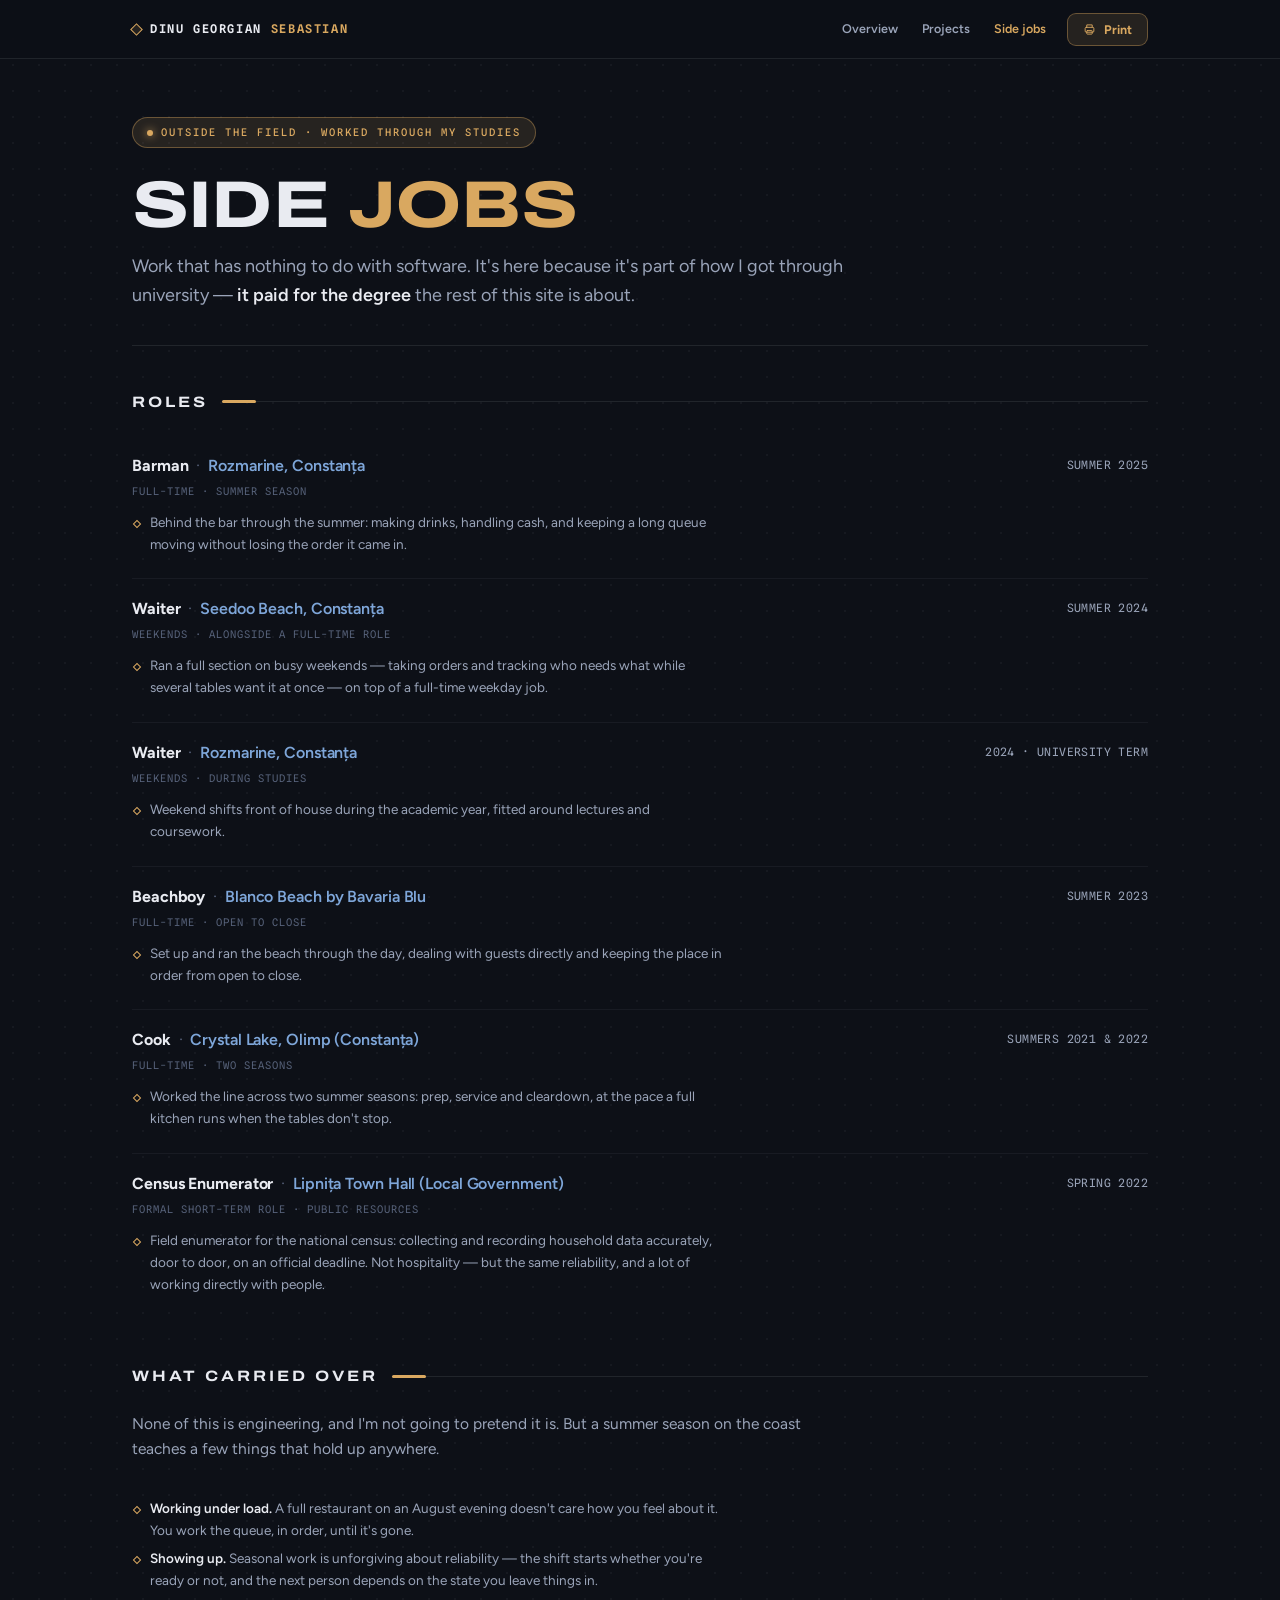
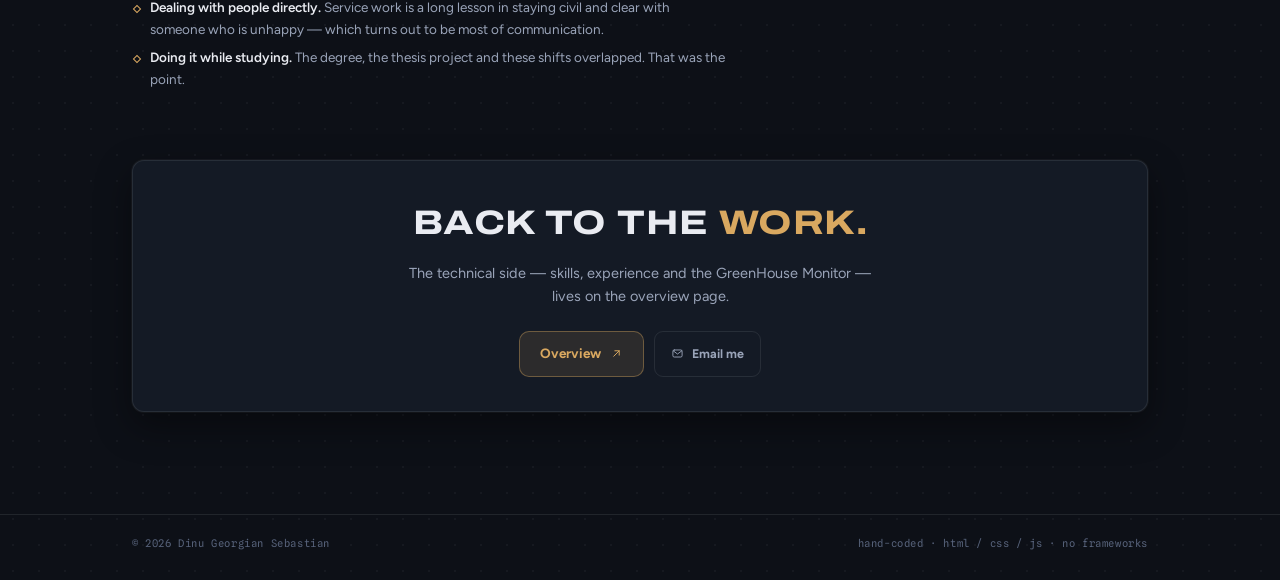
<file: side-jobs.html>
<!DOCTYPE html>
<html lang="en">
<head>
<meta charset="UTF-8">
<meta name="viewport" content="width=device-width, initial-scale=1">
<meta name="color-scheme" content="dark">
<title>Side jobs — Dinu Georgian Sebastian</title>
<meta name="description" content="Work outside the field — cook, beachboy, waiter and barman on the Constanța coast (Crystal Lake, Blanco Beach, Seedoo, Rozmarine), plus a national census enumerator role — worked through and around university.">
<meta property="og:title" content="Side jobs — Dinu Georgian Sebastian">
<meta property="og:description" content="Cook, beachboy, waiter and barman on the Constanța coast, plus census fieldwork — worked through my studies.">
<meta property="og:type" content="website">

<link rel="icon" type="image/svg+xml" href="assets/favicon.svg">
<link rel="preconnect" href="https://fonts.googleapis.com">
<link rel="preconnect" href="https://fonts.gstatic.com" crossorigin>
<link href="https://fonts.googleapis.com/css2?family=Archivo:wdth,wght@100..125,500..800&family=Figtree:wght@400;500;600;700&family=Spline+Sans+Mono:wght@400;500;600&display=swap" rel="stylesheet">
<link rel="stylesheet" href="css/style.css">
</head>
<body>

<!-- ── SVG icon sprite ── -->
<svg width="0" height="0" style="position:absolute" aria-hidden="true">
  <defs>
    <symbol id="i-mail" viewBox="0 0 24 24" fill="none" stroke="currentColor" stroke-width="1.7" stroke-linecap="round" stroke-linejoin="round">
      <rect x="3.5" y="5.5" width="17" height="13" rx="2.5"/><path d="M4 7l8 6 8-6"/>
    </symbol>
    <symbol id="i-print" viewBox="0 0 24 24" fill="none" stroke="currentColor" stroke-width="1.7" stroke-linecap="round" stroke-linejoin="round">
      <path d="M7 8V3.5h10V8"/><rect x="4" y="8" width="16" height="9" rx="2"/><rect x="7" y="14" width="10" height="6.5" rx="1"/>
    </symbol>
    <symbol id="i-arrow" viewBox="0 0 24 24" fill="none" stroke="currentColor" stroke-width="1.8" stroke-linecap="round" stroke-linejoin="round">
      <path d="M7 17L17 7"/><path d="M9 7h8v8"/>
    </symbol>
  </defs>
</svg>

<!-- ── Topbar ── -->
<header class="topbar">
  <div class="topbar-inner">
    <a class="brand" href="index.html" aria-label="Back to the overview">
      <span class="brand-tick" aria-hidden="true"></span>
      DINU GEORGIAN <em>SEBASTIAN</em>
    </a>
    <nav class="nav" aria-label="Pages">
      <a href="index.html">Overview</a>
      <a href="projects.html">Projects</a>
      <a href="side-jobs.html" class="active" aria-current="page">Side jobs</a>
      <button class="btn-print" data-print title="Print this page or save it as a PDF">
        <svg class="icon icon-sm"><use href="#i-print"/></svg> Print
      </button>
    </nav>
  </div>
</header>

<div class="wrap" id="top">

  <!-- ── Masthead ── -->
  <section class="masthead">
    <div class="avail"><span class="avail-dot"></span> outside the field · worked through my studies</div>
    <h1>Side <span>jobs</span></h1>
    <p class="role">
      Work that has nothing to do with software. It's here because it's part of how I got
      through university — <strong>it paid for the degree</strong> the rest of this site is about.
    </p>
  </section>

  <div class="cv-grid" style="grid-template-columns: 1fr;">
    <main class="main">

      <!-- ── Roles ── -->
      <section class="cv-section reveal">
        <div class="sec-head"><h2>Roles</h2><div class="rule"></div></div>

        <article class="entry">
          <h3>Barman <span class="at">·</span> <span class="org">Rozmarine, Constanța</span></h3>
          <div class="when">SUMMER 2025</div>
          <div class="meta">full-time · summer season</div>
          <ul>
            <li>Behind the bar through the summer: making drinks, handling cash, and keeping a long queue moving without losing the order it came in.</li>
          </ul>
        </article>

        <article class="entry">
          <h3>Waiter <span class="at">·</span> <span class="org">Seedoo Beach, Constanța</span></h3>
          <div class="when">SUMMER 2024</div>
          <div class="meta">weekends · alongside a full-time role</div>
          <ul>
            <li>Ran a full section on busy weekends — taking orders and tracking who needs what while several tables want it at once — on top of a full-time weekday job.</li>
          </ul>
        </article>

        <article class="entry">
          <h3>Waiter <span class="at">·</span> <span class="org">Rozmarine, Constanța</span></h3>
          <div class="when">2024 · UNIVERSITY TERM</div>
          <div class="meta">weekends · during studies</div>
          <ul>
            <li>Weekend shifts front of house during the academic year, fitted around lectures and coursework.</li>
          </ul>
        </article>

        <article class="entry">
          <h3>Beachboy <span class="at">·</span> <span class="org">Blanco Beach by Bavaria Blu</span></h3>
          <div class="when">SUMMER 2023</div>
          <div class="meta">full-time · open to close</div>
          <ul>
            <li>Set up and ran the beach through the day, dealing with guests directly and keeping the place in order from open to close.</li>
          </ul>
        </article>

        <article class="entry">
          <h3>Cook <span class="at">·</span> <span class="org">Crystal Lake, Olimp (Constanța)</span></h3>
          <div class="when">SUMMERS 2021 &amp; 2022</div>
          <div class="meta">full-time · two seasons</div>
          <ul>
            <li>Worked the line across two summer seasons: prep, service and cleardown, at the pace a full kitchen runs when the tables don't stop.</li>
          </ul>
        </article>

        <article class="entry">
          <h3>Census Enumerator <span class="at">·</span> <span class="org">Lipnița Town Hall (Local Government)</span></h3>
          <div class="when">SPRING 2022</div>
          <div class="meta">formal short-term role · Public Resources</div>
          <ul>
            <li>Field enumerator for the national census: collecting and recording household data accurately, door to door, on an official deadline. Not hospitality — but the same reliability, and a lot of working directly with people.</li>
          </ul>
        </article>
      </section>

      <!-- ── What carried over ── -->
      <section class="cv-section reveal">
        <div class="sec-head"><h2>What carried over</h2><div class="rule"></div></div>
        <div class="profile">
          <p>
            None of this is engineering, and I'm not going to pretend it is. But a summer
            season on the coast teaches a few things that hold up anywhere.
          </p>
        </div>
        <article class="entry">
          <ul>
            <li><strong>Working under load.</strong> A full restaurant on an August evening doesn't care how you feel about it. You work the queue, in order, until it's gone.</li>
            <li><strong>Showing up.</strong> Seasonal work is unforgiving about reliability — the shift starts whether you're ready or not, and the next person depends on the state you leave things in.</li>
            <li><strong>Dealing with people directly.</strong> Service work is a long lesson in staying civil and clear with someone who is unhappy — which turns out to be most of communication.</li>
            <li><strong>Doing it while studying.</strong> The degree, the thesis project and these shifts overlapped. That was the point.</li>
          </ul>
        </article>
      </section>

      <!-- ── Contact band ── -->
      <section class="cv-section reveal">
        <div class="contact-band">
          <h2>Back to the <span>work.</span></h2>
          <p>The technical side — skills, experience and the GreenHouse Monitor — lives on the overview page.</p>
          <div class="contact-actions">
            <a class="btn-solid" href="index.html">Overview <svg class="icon icon-sm"><use href="#i-arrow"/></svg></a>
            <a class="btn-ghost" href="mailto:dinugeorgiansebastian@gmail.com"><svg class="icon icon-sm"><use href="#i-mail"/></svg> Email me</a>
          </div>
        </div>
      </section>

    </main>
  </div>
</div>

<footer>
  <div class="foot-inner">
    <span>© <span id="year">2026</span> Dinu Georgian Sebastian</span>
    <span>hand-coded · html / css / js · no frameworks</span>
  </div>
</footer>

<script src="js/main.js"></script>
</body>
</html>
</file>
<file: css/style.css>
/* ═══════════════════════════════════════════════════════════
   DINU GEORGIAN SEBASTIAN — CV site · "technical dossier"
   ------------------------------------------------------------
   Type:   Archivo (expanded, masthead & headings)
           Figtree (body)
           Spline Sans Mono (dates, labels, data)
   Color:  ink-slate ground · brass accent · steel-blue lines
   Extra:  @media print turns the page into a clean A4 CV
═══════════════════════════════════════════════════════════ */

:root {
  --bg:       #0d1017;
  --bg2:      #10141d;
  --surface:  #141a25;
  --surface2: #182031;

  --line:        rgba(233, 235, 241, 0.09);
  --line-soft:   rgba(233, 235, 241, 0.05);
  --steel-line:  rgba(126, 166, 217, 0.32);

  --text:   #e9ebf1;
  --muted:  #9aa4b9;
  --faint:  #566179;

  --brass:      #d9a860;
  --brass-soft: rgba(217, 168, 96, 0.12);
  --brass-line: rgba(217, 168, 96, 0.38);
  --steel:      #7ea6d9;
  --steel-soft: rgba(126, 166, 217, 0.10);

  --font-display: 'Archivo', 'Arial Black', sans-serif;
  --font-body:    'Figtree', system-ui, sans-serif;
  --font-mono:    'Spline Sans Mono', ui-monospace, monospace;

  --radius:    12px;
  --radius-sm: 8px;
  --shadow: 0 0 0 1px rgba(233,235,241,0.04), 0 14px 36px rgba(0,0,0,0.42);

  --rail-w: 288px;
}

/* ── Reset & base ───────────────────────────── */
*, *::before, *::after { box-sizing: border-box; margin: 0; padding: 0; }

html { scroll-behavior: smooth; color-scheme: dark; }

body {
  font-family: var(--font-body);
  background: var(--bg);
  color: var(--text);
  line-height: 1.62;
  min-height: 100vh;
  /* drafting-table dot grid, barely there */
  background-image: radial-gradient(rgba(233,235,241,0.045) 1px, transparent 1px);
  background-size: 26px 26px;
  -webkit-font-smoothing: antialiased;
}

::selection { background: var(--brass-soft); color: var(--brass); }
::-webkit-scrollbar { width: 6px; }
::-webkit-scrollbar-track { background: var(--bg); }
::-webkit-scrollbar-thumb { background: var(--faint); border-radius: 99px; }

a { color: var(--brass); text-decoration: none; }
a:hover { text-decoration: underline; text-underline-offset: 3px; }

.icon { width: 16px; height: 16px; display: block; flex-shrink: 0; }
.icon-sm { width: 13px; height: 13px; }

:focus-visible { outline: 2px solid var(--brass); outline-offset: 3px; border-radius: 4px; }

.wrap { max-width: 1060px; margin: 0 auto; padding: 0 22px; }

/* ── Topbar ─────────────────────────────────── */
.topbar {
  position: sticky; top: 0; z-index: 60;
  border-bottom: 1px solid var(--line);
  background: color-mix(in srgb, var(--bg) 85%, transparent);
  backdrop-filter: blur(12px);
}
.topbar-inner {
  max-width: 1060px; margin: 0 auto; padding: 12px 22px;
  display: flex; align-items: center; justify-content: space-between; gap: 14px;
}
.brand {
  font-family: var(--font-mono); font-size: 12px; font-weight: 600;
  letter-spacing: 1.6px; color: var(--text);
  display: inline-flex; align-items: center; gap: 9px;
}
.brand:hover { text-decoration: none; }
.brand-tick {
  width: 9px; height: 9px; border: 1.5px solid var(--brass);
  transform: rotate(45deg); background: var(--brass-soft);
}
.brand em { color: var(--brass); font-style: normal; }

.nav { display: flex; align-items: center; gap: 2px; }
.nav a {
  font-size: 12.5px; font-weight: 600; color: var(--muted);
  padding: 7px 11px; border-radius: 7px; transition: color .15s, background .15s;
}
.nav a:hover { color: var(--brass); background: var(--brass-soft); text-decoration: none; }
.nav a.active { color: var(--brass); }

.btn-print {
  display: inline-flex; align-items: center; gap: 8px;
  font-family: var(--font-body); font-size: 12.5px; font-weight: 700;
  padding: 8px 15px; margin-left: 8px; border-radius: 9px; cursor: pointer;
  color: var(--brass); background: var(--brass-soft);
  border: 1px solid var(--brass-line); transition: background .2s;
}
.btn-print:hover { background: color-mix(in srgb, var(--brass) 20%, transparent); }

/* ── Masthead ───────────────────────────────── */
.masthead { padding: 58px 0 34px; border-bottom: 1px solid var(--line); }

.avail {
  display: inline-flex; align-items: center; gap: 8px;
  font-family: var(--font-mono); font-size: 10.5px; font-weight: 500;
  letter-spacing: 2px; text-transform: uppercase; color: var(--brass);
  border: 1px solid var(--brass-line); background: var(--brass-soft);
  border-radius: 99px; padding: 6px 14px; margin-bottom: 24px;
}
.avail-dot {
  width: 6px; height: 6px; border-radius: 50%;
  background: var(--brass); box-shadow: 0 0 8px var(--brass);
  animation: pulse 2.6s ease-in-out infinite;
}
@keyframes pulse { 0%,100% { opacity: 1 } 50% { opacity: .35 } }

.masthead h1 {
  font-family: var(--font-display);
  font-stretch: 125%;
  font-weight: 750;
  font-size: clamp(38px, 6.6vw, 66px);
  line-height: 1.0;
  letter-spacing: -0.8px;
  text-transform: uppercase;
}
.masthead h1 span { color: var(--brass); }

.masthead .role {
  margin-top: 14px;
  font-size: clamp(15px, 2.2vw, 18px);
  color: var(--muted); max-width: 62ch;
}
.masthead .role strong { color: var(--text); font-weight: 600; }

.mast-meta {
  display: flex; flex-wrap: wrap; gap: 8px 22px; margin-top: 22px;
  font-family: var(--font-mono); font-size: 11.5px; letter-spacing: .4px;
  color: var(--muted);
}
.mast-meta span { display: inline-flex; align-items: center; gap: 7px; }
.mast-meta .icon-sm { color: var(--brass); }

/* ── Two-column CV grid ─────────────────────── */
.cv-grid {
  display: grid;
  grid-template-columns: var(--rail-w) 1fr;
  gap: 34px;
  padding: 38px 0 10px;
  align-items: start;
}

/* ── Rail (left column) ─────────────────────── */
.rail { position: sticky; top: 76px; display: flex; flex-direction: column; gap: 16px; }

.rail-card {
  background: var(--surface);
  border: 1px solid var(--line);
  border-radius: var(--radius);
  box-shadow: var(--shadow);
  padding: 18px;
}
.rail-card h3 {
  font-family: var(--font-mono); font-size: 10px; font-weight: 600;
  letter-spacing: 2.4px; text-transform: uppercase; color: var(--faint);
  margin-bottom: 13px;
  display: flex; align-items: center; gap: 10px;
}
.rail-card h3::after { content: ""; flex: 1; height: 1px; background: var(--line-soft); }

/* photo */
.photo-card { display: flex; flex-direction: column; align-items: center; gap: 12px; padding: 22px 18px; }
.photo {
  width: 122px; height: 122px; border-radius: 50%;
  object-fit: cover;
  border: 1px solid var(--steel-line);
  box-shadow: 0 0 0 4px var(--steel-soft);
}
.photo-slot {
  width: 122px; height: 122px; border-radius: 50%;
  border: 1.5px dashed var(--faint);
  display: grid; place-items: center;
  font-family: var(--font-mono); font-size: 10px; letter-spacing: 2px;
  color: var(--faint); text-transform: uppercase; text-align: center;
}
.photo-name {
  font-family: var(--font-mono); font-size: 11px; letter-spacing: 1.2px;
  color: var(--muted); text-transform: uppercase; text-align: center;
}

/* contact rows */
.c-row {
  display: flex; align-items: center; gap: 11px;
  padding: 8px 2px; border-bottom: 1px solid var(--line-soft);
  font-size: 13px; color: var(--muted); min-width: 0;
}
.c-row:last-child { border-bottom: none; }
.c-row .icon-sm { color: var(--brass); }
.c-row a, .c-row b {
  color: var(--text); font-weight: 500;
  overflow: hidden; text-overflow: ellipsis; white-space: nowrap;
}
.c-row a:hover { color: var(--brass); }

/* skill groups */
.skill-group { margin-bottom: 13px; }
.skill-group:last-child { margin-bottom: 0; }
.skill-group h4 {
  font-family: var(--font-mono); font-size: 10px; font-weight: 500;
  letter-spacing: 1.6px; text-transform: uppercase; color: var(--steel);
  margin-bottom: 7px;
}
.tags { display: flex; flex-wrap: wrap; gap: 6px; }
.tag {
  font-family: var(--font-mono); font-size: 11px; color: var(--text);
  border: 1px solid var(--line); background: var(--surface2);
  border-radius: 6px; padding: 3.5px 9px;
}
.tag.hi { border-color: var(--brass-line); color: var(--brass); background: var(--brass-soft); }

/* languages */
.lang-row {
  display: flex; justify-content: space-between; align-items: baseline;
  padding: 7px 2px; border-bottom: 1px solid var(--line-soft);
  font-size: 13px; color: var(--text); font-weight: 500;
}
.lang-row:last-child { border-bottom: none; }
.lang-row span { font-family: var(--font-mono); font-size: 10.5px; color: var(--muted); letter-spacing: .4px; }

.rail .btn-print { width: 100%; justify-content: center; margin: 0; padding: 11px; font-size: 13px; }

/* ── Main column ────────────────────────────── */
.main { min-width: 0; }

.cv-section { padding: 6px 0 40px; scroll-margin-top: 80px; }

.sec-head {
  display: flex; align-items: center; gap: 14px; margin-bottom: 22px;
}
.sec-head h2 {
  font-family: var(--font-display); font-stretch: 118%;
  font-size: 15px; font-weight: 700;
  letter-spacing: 3px; text-transform: uppercase;
  color: var(--text); white-space: nowrap;
}
.sec-head .rule { flex: 1; height: 1px; background: var(--line); position: relative; }
.sec-head .rule::before {
  content: ""; position: absolute; left: 0; top: -1px;
  width: 34px; height: 3px; background: var(--brass); border-radius: 2px;
}

/* profile */
.profile p { color: var(--muted); font-size: 15.5px; max-width: 70ch; margin-bottom: 12px; }
.profile p strong { color: var(--text); font-weight: 600; }

/* experience / education entries */
.entry {
  display: grid; grid-template-columns: 1fr auto; gap: 4px 18px;
  padding: 17px 0; border-bottom: 1px solid var(--line-soft);
}
.entry:last-child { border-bottom: none; }
.entry h3 { font-size: 16px; font-weight: 700; letter-spacing: -.1px; grid-column: 1; }
.entry h3 .org { color: var(--steel); font-weight: 600; }
.entry h3 .at { color: var(--faint); font-weight: 400; padding: 0 4px; }
.entry .when {
  grid-column: 2; grid-row: 1;
  font-family: var(--font-mono); font-size: 11.5px; color: var(--muted);
  letter-spacing: .4px; white-space: nowrap; padding-top: 3px; text-align: right;
}
.entry .when .now { color: var(--brass); font-weight: 600; }
.entry .meta {
  grid-column: 1 / -1;
  font-family: var(--font-mono); font-size: 10.5px; color: var(--faint);
  letter-spacing: 1px; text-transform: uppercase;
}
.entry ul { grid-column: 1 / -1; list-style: none; margin-top: 8px; }
.entry ul li {
  position: relative; padding-left: 18px; margin-bottom: 6px;
  color: var(--muted); font-size: 13.5px; max-width: 66ch;
}
.entry ul li::before {
  content: ""; position: absolute; left: 2px; top: 9px;
  width: 6px; height: 6px; border: 1.2px solid var(--brass);
  transform: rotate(45deg);
}
.entry ul li strong { color: var(--text); font-weight: 600; }

/* ── Featured project panel ─────────────────── */
.project-panel {
  background: var(--surface);
  border: 1px solid var(--line);
  border-radius: var(--radius);
  box-shadow: var(--shadow);
  padding: 24px;
  overflow: hidden;
}
.project-head { display: flex; flex-wrap: wrap; align-items: baseline; justify-content: space-between; gap: 10px 14px; }
.project-head h3 {
  font-family: var(--font-display); font-stretch: 120%;
  font-size: 23px; font-weight: 750; letter-spacing: .2px; text-transform: uppercase;
}
.project-head h3 span { color: var(--brass); }
.project-kicker {
  font-family: var(--font-mono); font-size: 10px; letter-spacing: 1.8px;
  text-transform: uppercase; color: var(--steel);
  border: 1px solid var(--steel-line); background: var(--steel-soft);
  padding: 4px 11px; border-radius: 99px;
}
.project-panel .desc { color: var(--muted); font-size: 14.5px; max-width: 68ch; margin-top: 12px; }
.project-panel .desc strong { color: var(--text); font-weight: 600; }

.stats { display: flex; flex-wrap: wrap; gap: 7px; margin-top: 16px; }
.stat {
  font-family: var(--font-mono); font-size: 11px; color: var(--muted);
  border: 1px solid var(--line); background: var(--bg2);
  border-radius: 7px; padding: 4.5px 11px;
}
.stat b { color: var(--brass); font-weight: 600; }

/* blueprint figure */
.figure {
  margin-top: 20px;
  border: 1px solid var(--steel-line);
  border-radius: var(--radius-sm);
  background:
    radial-gradient(rgba(126,166,217,0.05) 1px, transparent 1px),
    var(--bg2);
  background-size: 18px 18px;
  padding: 12px 8px 6px;
  overflow-x: auto;
}
.diagram { display: block; width: 100%; min-width: 620px; height: auto; }
.diagram .node   { fill: rgba(126,166,217,0.05); stroke: var(--steel-line); stroke-width: 1; rx: 6; }
.diagram .node-hi{ stroke: var(--brass-line); fill: var(--brass-soft); }
.diagram .t-title{ font-family: var(--font-mono); font-size: 11px; font-weight: 600; fill: var(--text); letter-spacing: .5px; }
.diagram .t-sub  { font-family: var(--font-mono); font-size: 9px;  fill: var(--muted); letter-spacing: .3px; }
.diagram .t-tag  { font-family: var(--font-mono); font-size: 9px;  fill: var(--steel); letter-spacing: 1.6px; }
.diagram .flow   { stroke: rgba(126,166,217,0.6); stroke-width: 1.3; fill: none; stroke-dasharray: 3 6; animation: flow 1.7s linear infinite; }
.diagram .tick   { stroke: var(--brass); stroke-width: 1.4; fill: none; }
.diagram .pin    { fill: var(--brass); }
@keyframes flow { to { stroke-dashoffset: -18; } }

.figcaption {
  display: flex; justify-content: space-between; gap: 12px; flex-wrap: wrap;
  margin-top: 10px; padding: 0 4px;
  font-family: var(--font-mono); font-size: 10px; letter-spacing: 1.2px;
  text-transform: uppercase; color: var(--faint);
}
.figcaption b { color: var(--steel); font-weight: 500; }

.project-foot {
  display: flex; flex-wrap: wrap; align-items: center; gap: 10px;
  margin-top: 20px; padding-top: 16px; border-top: 1px solid var(--line-soft);
}
.btn-ghost {
  display: inline-flex; align-items: center; gap: 8px;
  font-size: 12.5px; font-weight: 700; padding: 9px 16px;
  border-radius: 9px; border: 1px solid var(--line);
  color: var(--muted); background: transparent; transition: all .2s;
}
.btn-ghost:hover { border-color: var(--brass-line); color: var(--brass); background: var(--brass-soft); text-decoration: none; }
.project-foot .note { margin-left: auto; font-family: var(--font-mono); font-size: 10.5px; color: var(--faint); letter-spacing: .5px; }

/* ── Extras: certifications & interests ─────── */
.slot-row {
  border: 1.5px dashed var(--faint);
  border-radius: var(--radius-sm);
  padding: 15px 17px;
  font-family: var(--font-mono); font-size: 12px; color: var(--faint);
  letter-spacing: .4px;
}
.interests { display: flex; flex-wrap: wrap; gap: 7px; }

/* ── Contact band ───────────────────────────── */
.contact-band {
  background: var(--surface);
  border: 1px solid var(--line);
  border-radius: var(--radius);
  box-shadow: var(--shadow);
  padding: 34px 28px;
  text-align: center;
  margin-bottom: 8px;
}
.contact-band h2 {
  font-family: var(--font-display); font-stretch: 122%;
  font-size: clamp(24px, 4.4vw, 34px); font-weight: 750;
  letter-spacing: .4px; text-transform: uppercase;
}
.contact-band h2 span { color: var(--brass); }
.contact-band p { color: var(--muted); font-size: 14.5px; max-width: 54ch; margin: 12px auto 0; }
.contact-actions { display: flex; flex-wrap: wrap; justify-content: center; gap: 10px; margin-top: 22px; }
.btn-solid {
  display: inline-flex; align-items: center; gap: 9px;
  font-size: 13.5px; font-weight: 700; padding: 11px 20px;
  border-radius: 10px; border: 1px solid var(--brass-line);
  color: var(--brass); background: var(--brass-soft); transition: background .2s;
}
.btn-solid:hover { background: color-mix(in srgb, var(--brass) 20%, transparent); text-decoration: none; }

/* ── Footer ─────────────────────────────────── */
footer { border-top: 1px solid var(--line); margin-top: 44px; }
.foot-inner {
  max-width: 1060px; margin: 0 auto; padding: 20px 22px 28px;
  display: flex; flex-wrap: wrap; justify-content: space-between; gap: 10px;
  font-family: var(--font-mono); font-size: 10.5px; letter-spacing: .6px;
  color: var(--faint);
}
.foot-inner a { color: var(--muted); }

/* ── Reveal on scroll ───────────────────────── */
.reveal { opacity: 0; transform: translateY(14px); transition: opacity .5s ease, transform .5s ease; }
.reveal.in { opacity: 1; transform: none; }

/* ── Reduced motion ─────────────────────────── */
@media (prefers-reduced-motion: reduce) {
  html { scroll-behavior: auto; }
  *, *::before, *::after {
    animation-duration: .01ms !important;
    animation-iteration-count: 1 !important;
    transition-duration: .01ms !important;
  }
  .reveal { opacity: 1; transform: none; }
}

/* ── Responsive ─────────────────────────────── */
@media (max-width: 900px) {
  .cv-grid { grid-template-columns: 1fr; gap: 22px; }
  .rail { position: static; }
  .nav a { display: none; }
}
@media (max-width: 560px) {
  .masthead { padding: 42px 0 26px; }
  .entry { grid-template-columns: 1fr; }
  .entry .when { grid-column: 1; grid-row: auto; text-align: left; padding-top: 0; }
  .project-panel { padding: 18px 15px; }
  .contact-band { padding: 26px 16px; }
}

/* ═══════════════════════════════════════════════
   PRINT — the page becomes a clean A4 CV
═══════════════════════════════════════════════ */
@page { margin: 13mm 14mm; }

@media print {
  :root {
    --bg: #ffffff; --bg2: #ffffff;
    --surface: #ffffff; --surface2: #f4f5f7;
    --line: #d4d7dd; --line-soft: #e4e6ea;
    --steel-line: #9db4d2;
    --text: #14181f; --muted: #3f4757; --faint: #6d7686;
    --brass: #8a6420; --brass-soft: #f6efe1; --brass-line: #c9a45e;
    --steel: #2e5d94; --steel-soft: #eef3f9;
    --shadow: none;
  }

  html { scroll-behavior: auto; }
  body { background-image: none; font-size: 12px; line-height: 1.5; }

  .topbar, .btn-print, .contact-band, .reveal { transition: none; }
  .topbar, .rail .btn-print, .contact-actions, .project-foot .btn-ghost, footer .foot-inner span:last-child { display: none !important; }
  .reveal { opacity: 1 !important; transform: none !important; }

  .masthead { padding: 0 0 14px; }
  .masthead h1 { font-size: 30px; }
  .masthead .role { font-size: 13px; margin-top: 8px; }
  .avail { border-color: var(--brass-line); }

  .cv-grid { grid-template-columns: 236px 1fr; gap: 22px; padding: 18px 0 0; }
  .rail { position: static; gap: 10px; }
  .rail-card { padding: 12px 14px; box-shadow: none; break-inside: avoid; }
  .photo-slot { display: none; }
  .photo { width: 92px; height: 92px; box-shadow: none; }

  .cv-section { padding: 4px 0 18px; break-inside: auto; }
  .entry { break-inside: avoid; padding: 11px 0; }
  .project-panel { box-shadow: none; break-inside: avoid; padding: 14px; }
  .figure { background: #fff; }
  .diagram .flow { animation: none; stroke: #7d97b8; }

  .contact-band { display: none; }
  a { color: var(--text); text-decoration: none; }
  .c-row a { color: var(--text); }
}
</file>
